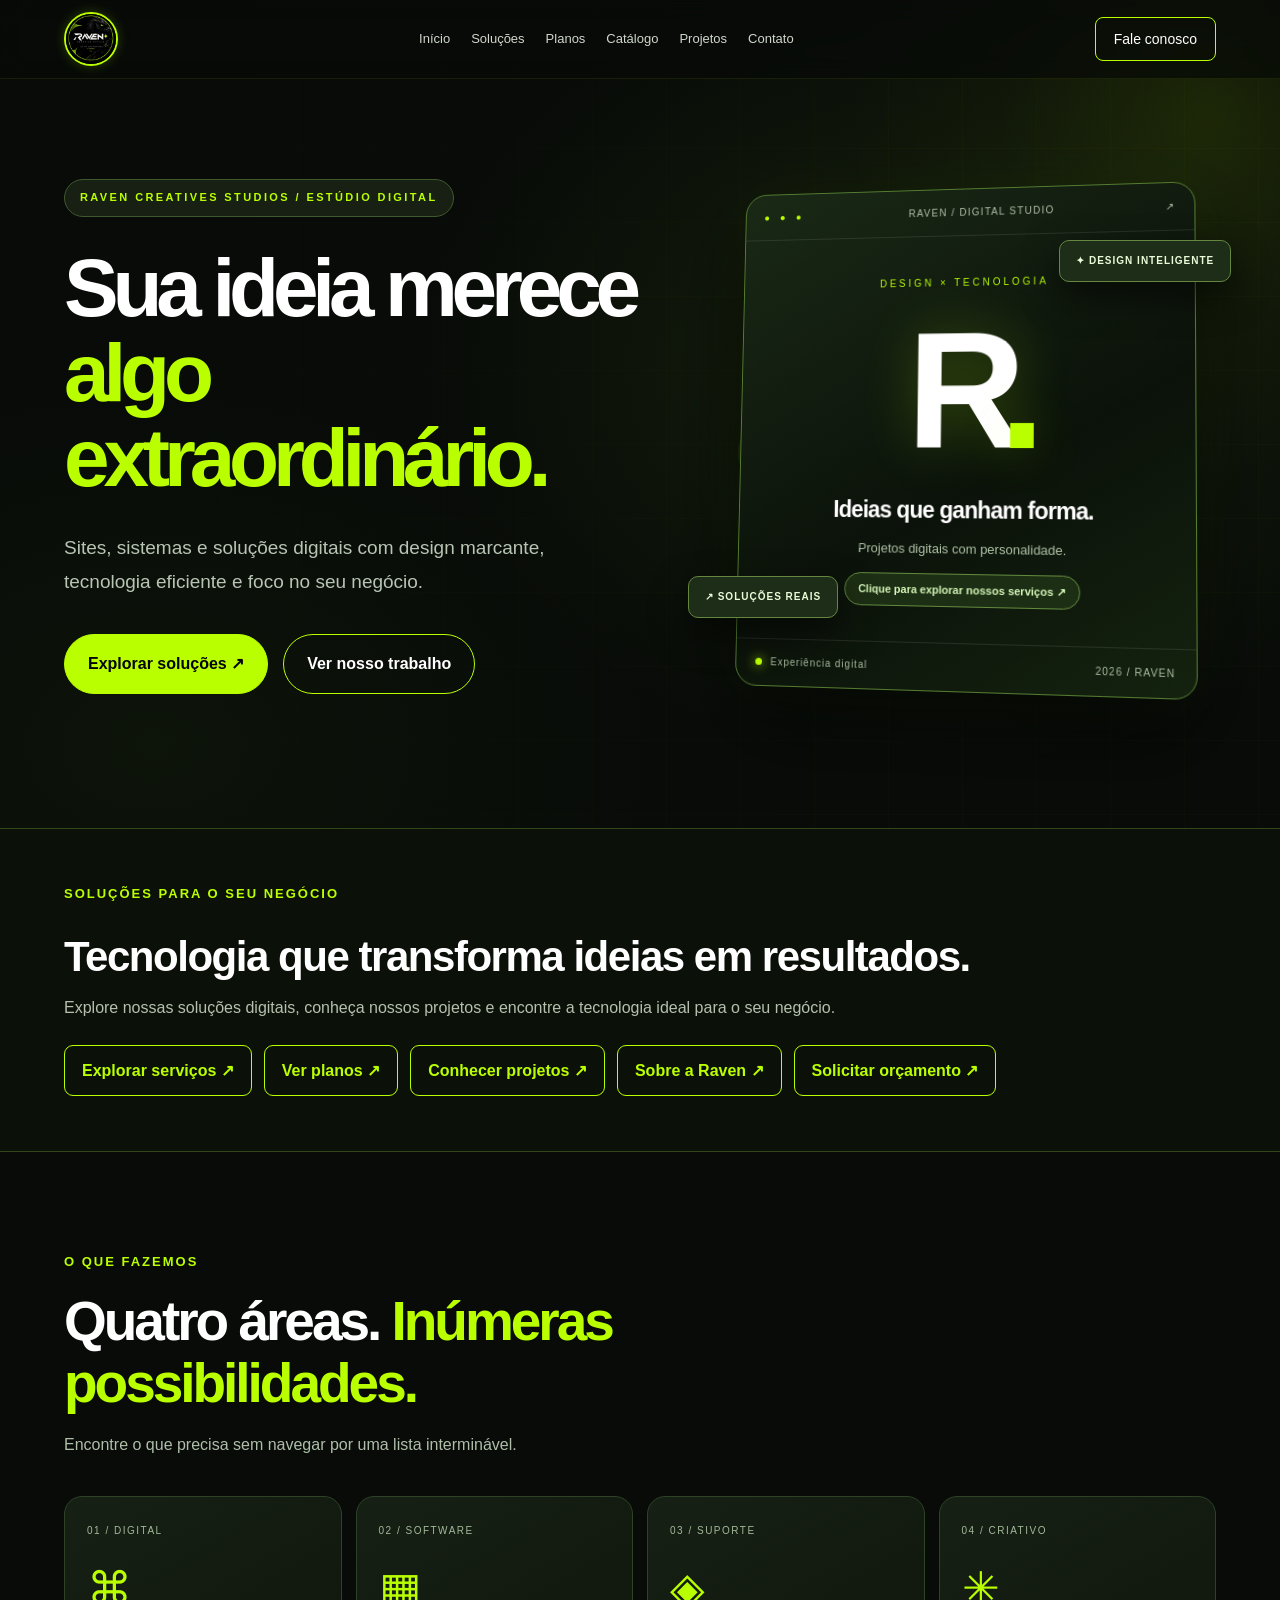
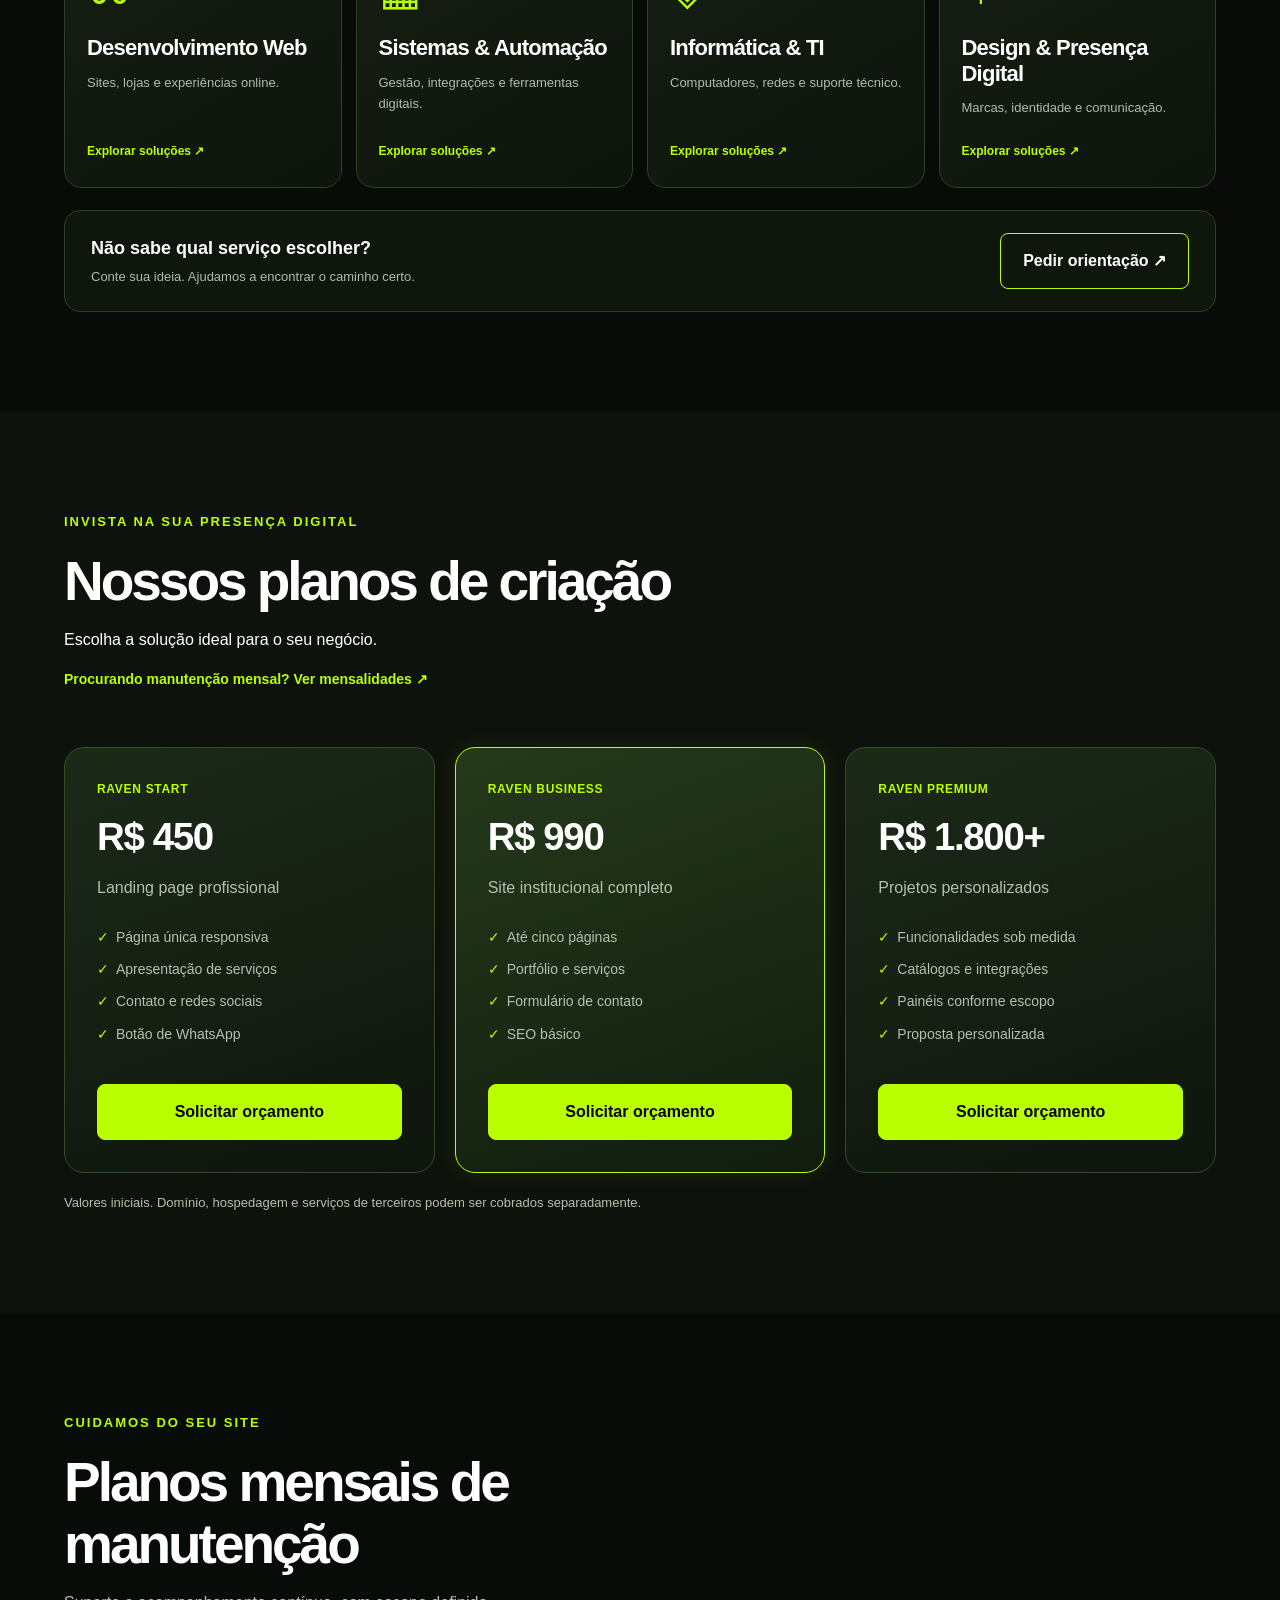
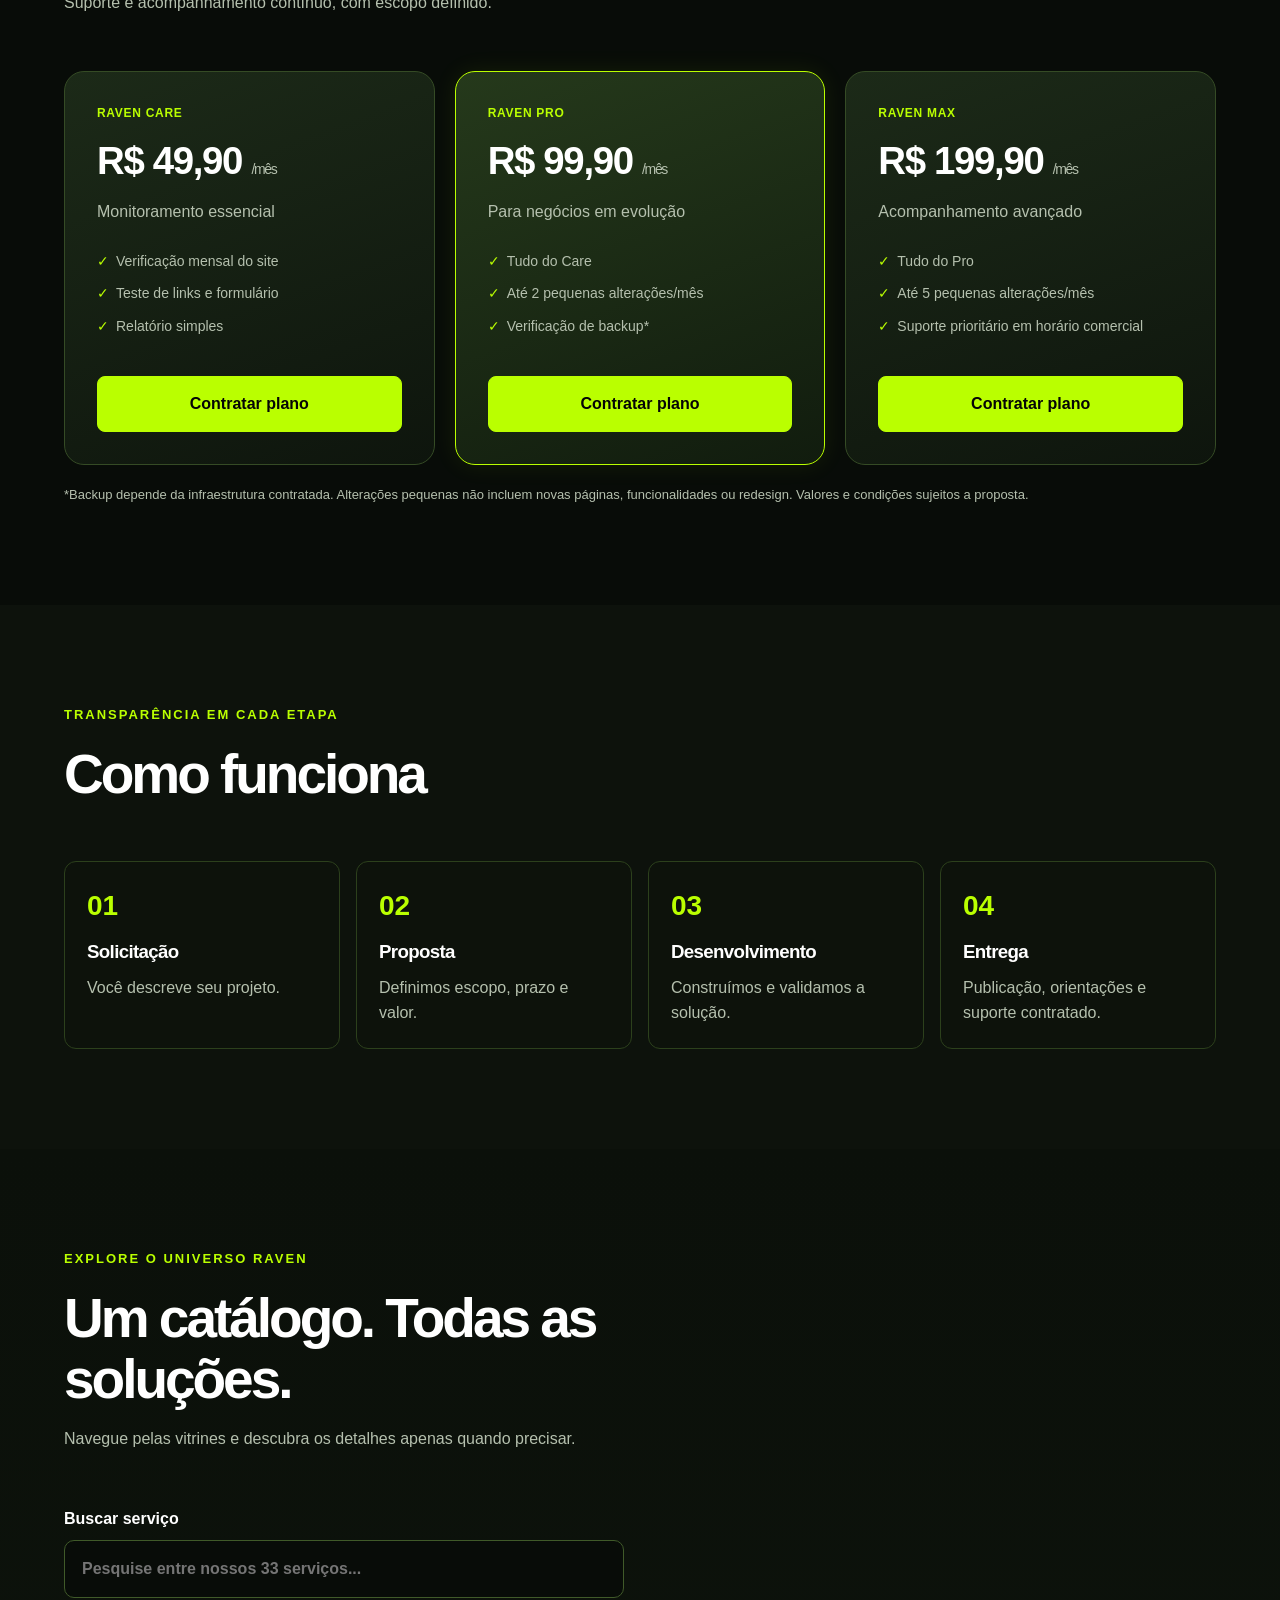
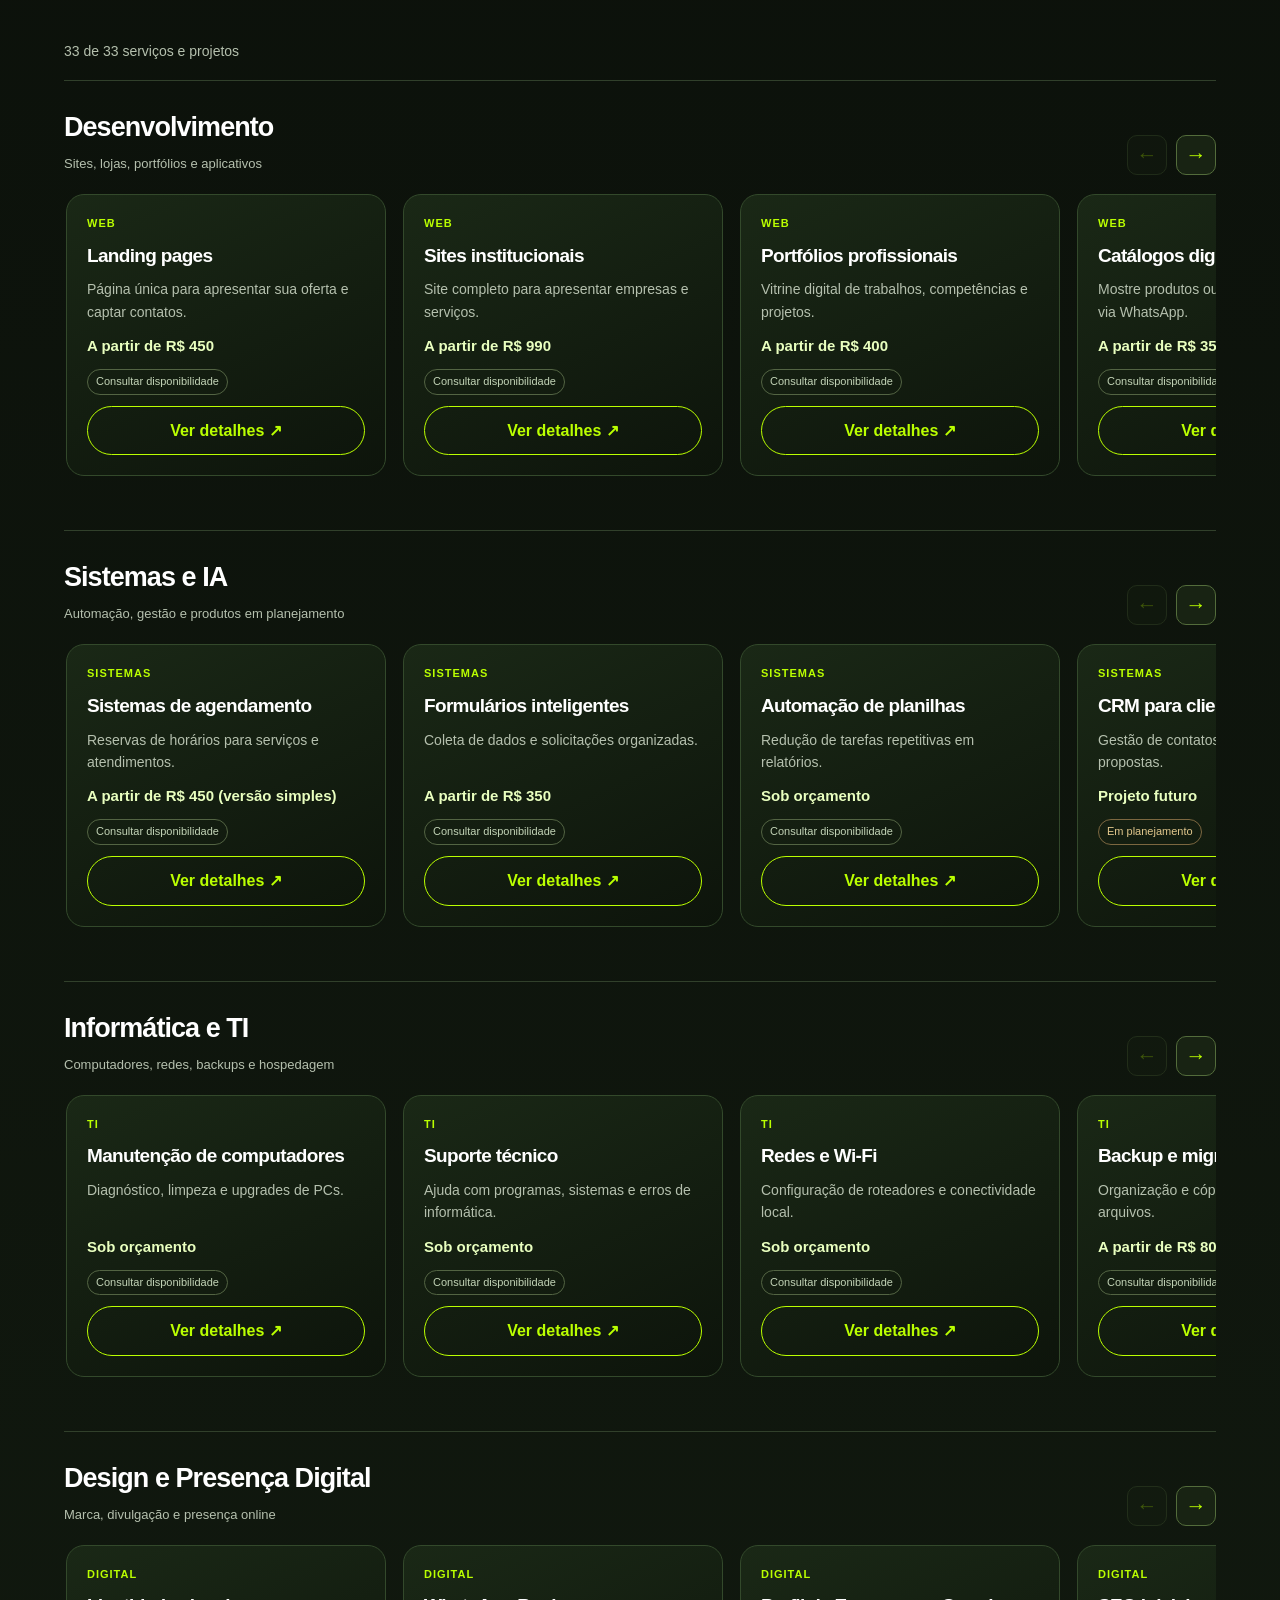
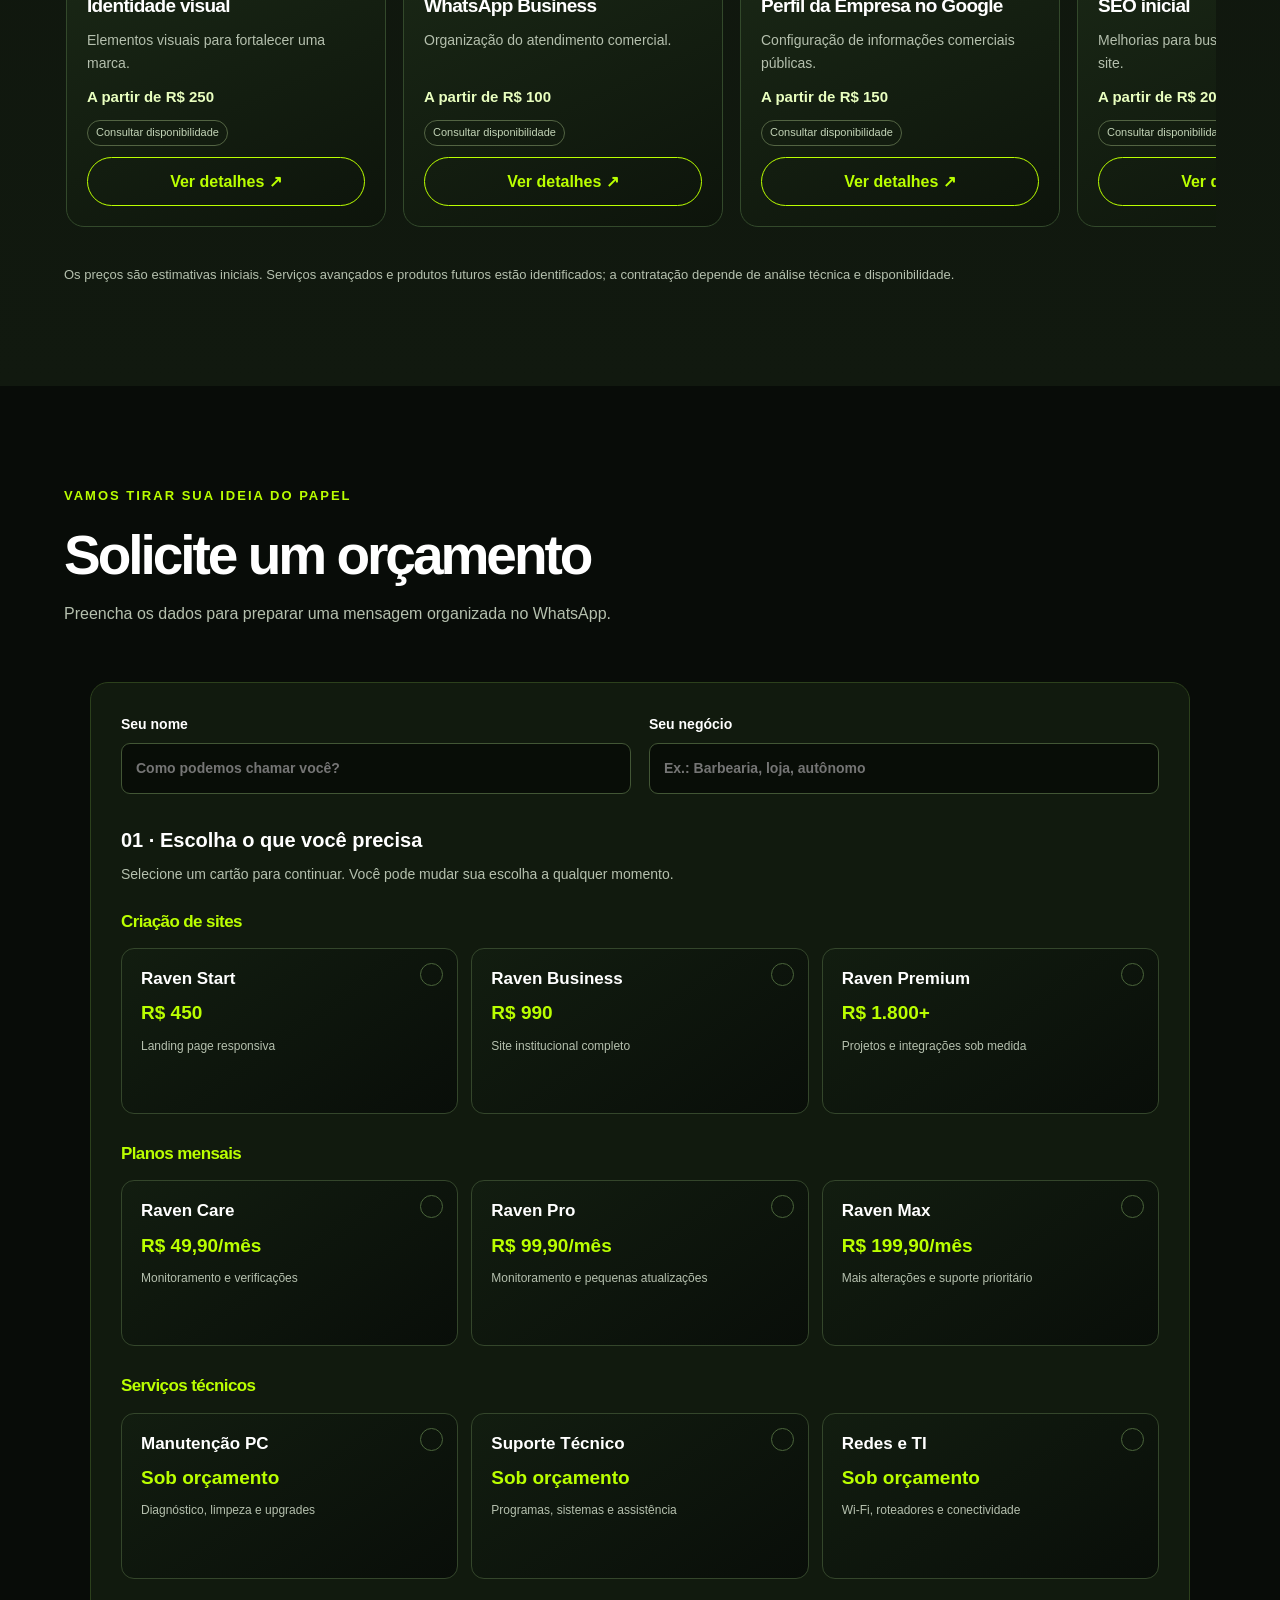
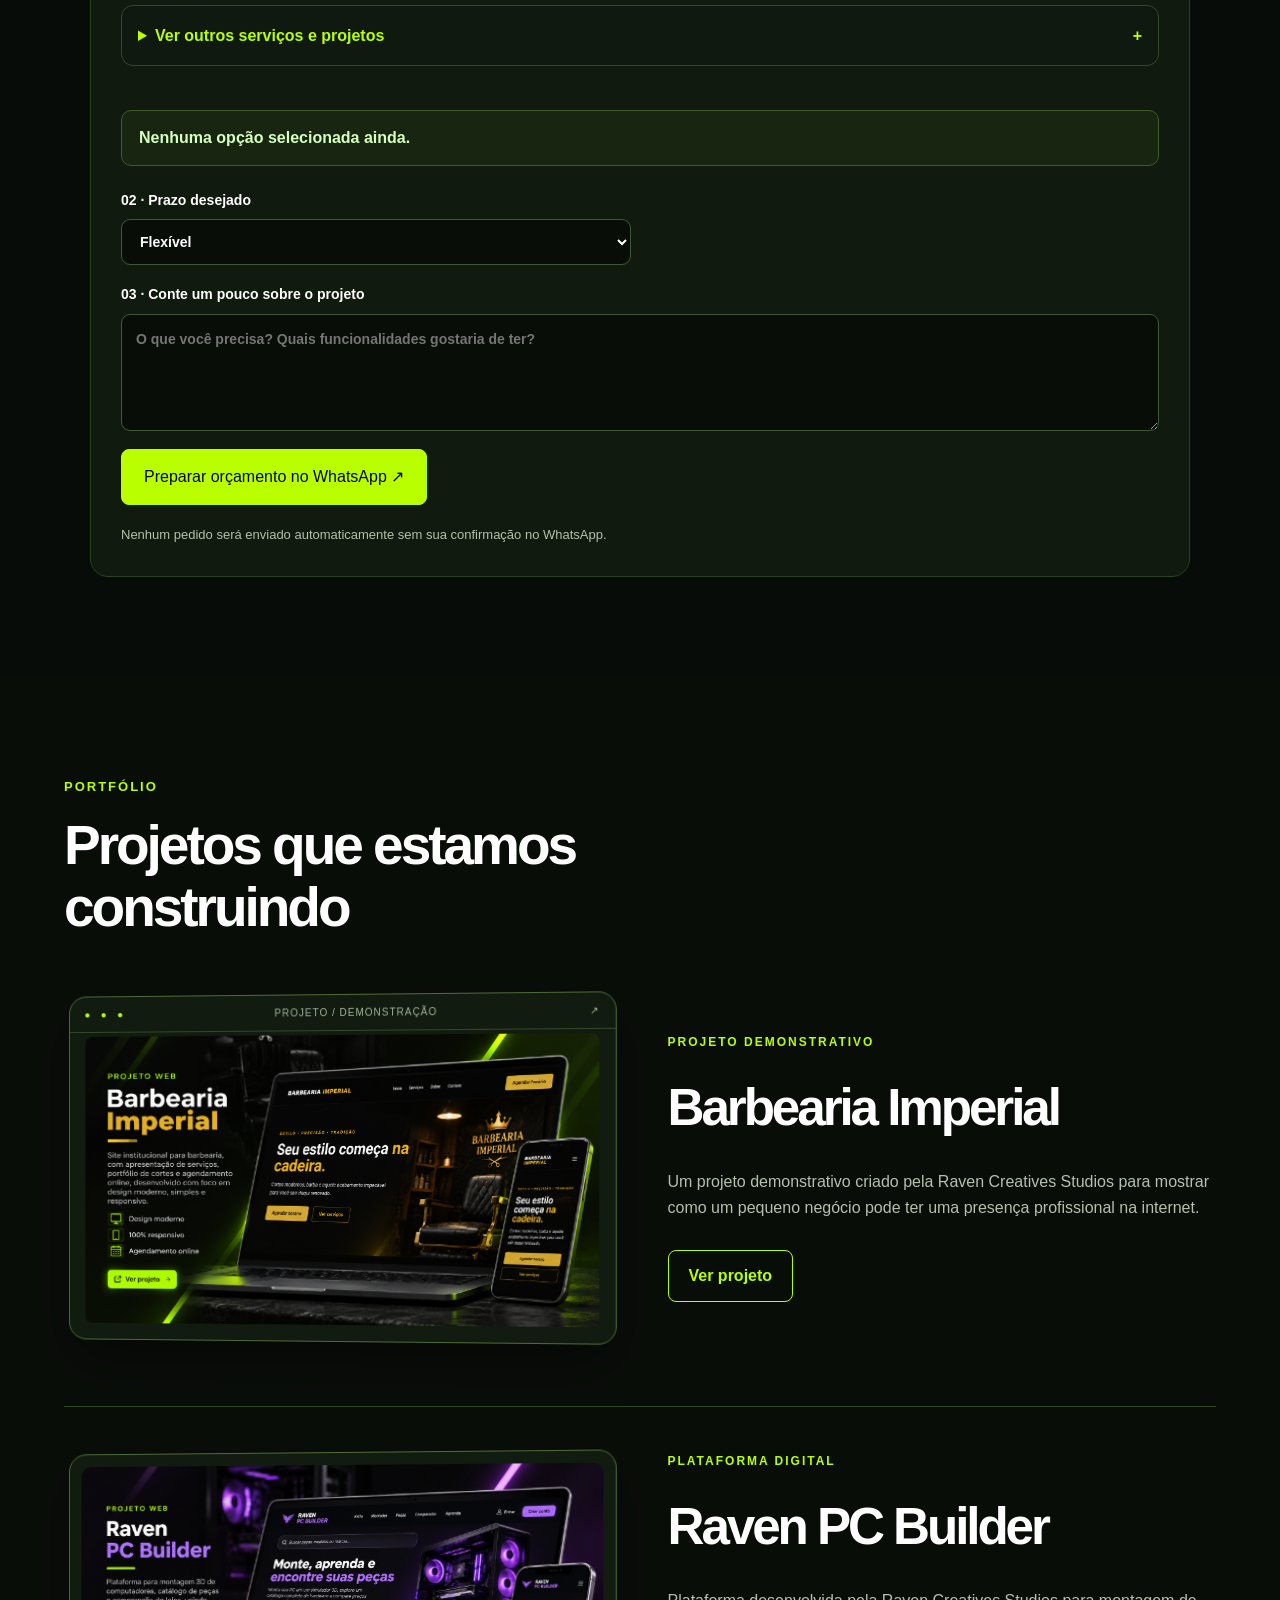
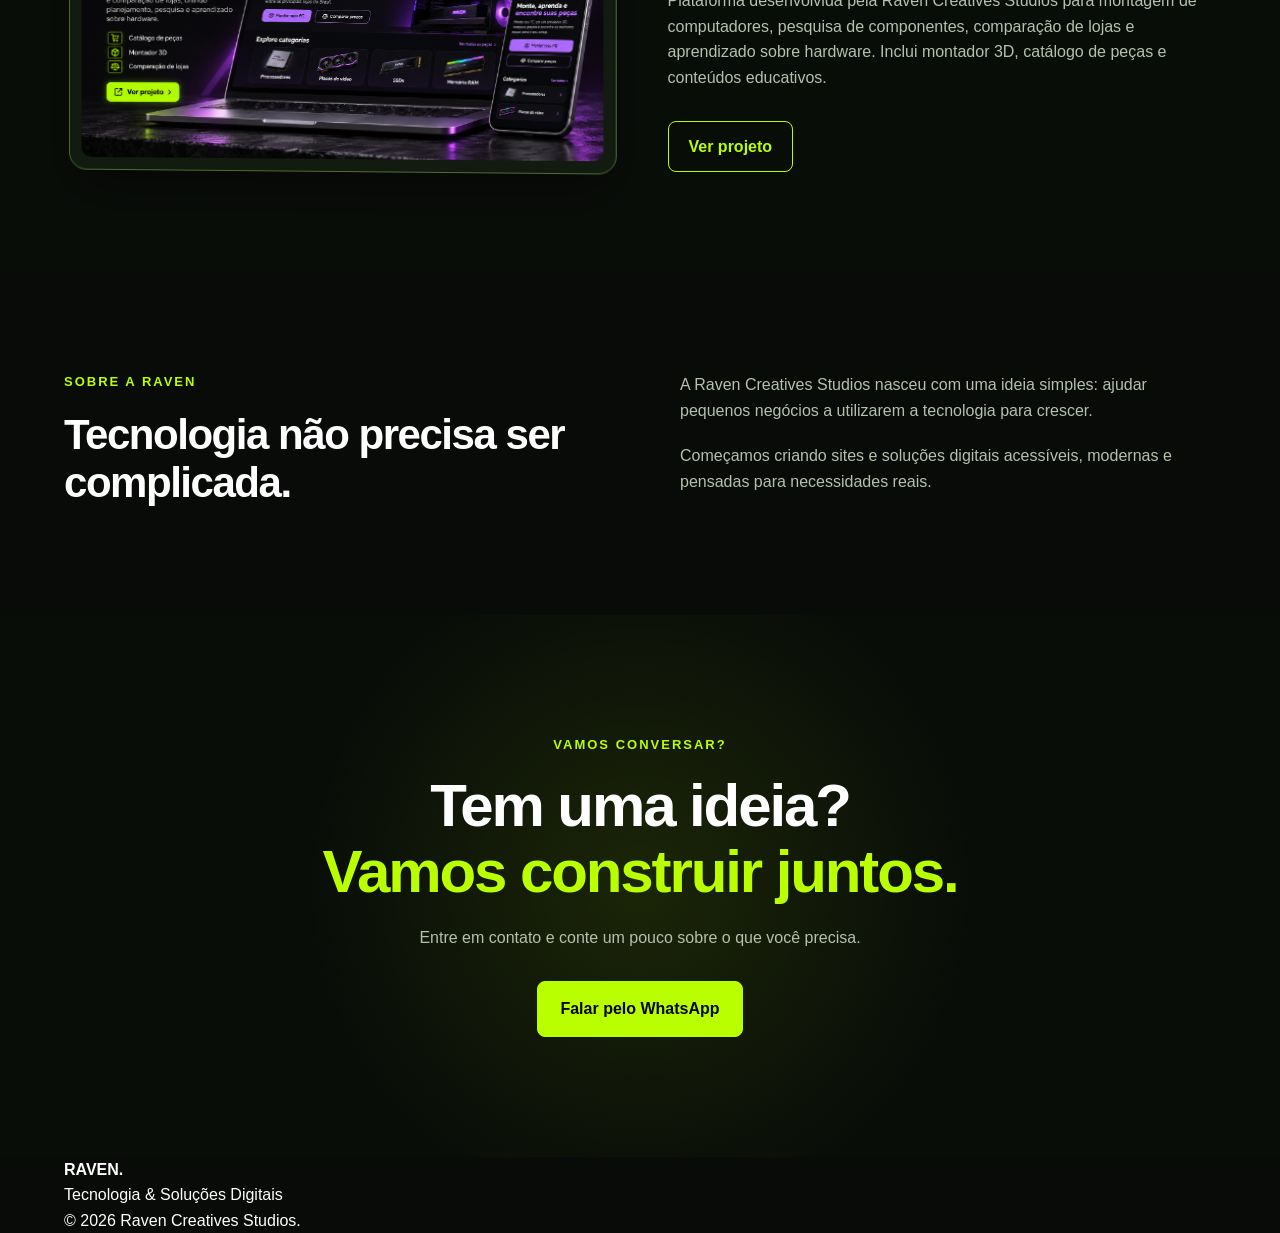
<file: index.html>
<!DOCTYPE html>

<html lang="pt-BR">
<head>
<meta charset="utf-8"/>
<meta content="width=device-width, initial-scale=1.0" name="viewport"/>
<title>Raven Creatives Studios</title>
<meta content="Raven Creatives Studios - Sites e soluções digitais para pequenos negócios." name="description"/>
<link href="style.css" rel="stylesheet"/>
<meta content="#080b08" name="theme-color"/></head>
<body class="r41-body">
<header class="header">
<div class="container nav">
<a class="logo" href="index.html">
<img alt="Logo Raven Creative Studio" class="logo-img" src="ogo-raven.jpeg"/>
</a>
<button aria-controls="menuMobile" aria-expanded="false" aria-label="Abrir menu" class="menu-toggle" id="menuToggle">
    ☰
</button>
<nav id="menuMobile">
<a href="index.html">Início</a><a href="servicos.html">Soluções</a>
<a href="planos.html">Planos</a>
<a href="servicos.html">Catálogo</a>
<a href="projetos.html">Projetos</a>
<a href="contato.html">Contato</a>
</nav>
<a class="nav-button" href="contato.html">
                Fale conosco
            </a>
</div>
</header>
<main>
<section class="hero raven-final-hero r41-hero" id="inicio">
<div class="container hero-content">
<div class="hero-text">
<p class="tag">RAVEN CREATIVES STUDIOS  /  ESTÚDIO DIGITAL</p>
<h1>Sua ideia merece <span>algo extraordinário.</span></h1>
<p class="hero-description">Sites, sistemas e soluções digitais com design marcante, tecnologia eficiente e foco no seu negócio.</p>
<div class="hero-buttons"><a class="button primary" href="servicos.html">Explorar soluções <span aria-hidden="true">↗</span></a><a class="button secondary" href="projetos.html">Ver nosso trabalho</a></div>
</div>
<div aria-label="Prévia visual da experiência Raven" class="r41-showcase">
<div class="r41-orbit r41-orbit-one"></div><div class="r41-orbit r41-orbit-two"></div>
<div class="r41-visual-card"><div class="r41-browser-top"><span class="r41-dots">● ● ●</span><span>RAVEN / DIGITAL STUDIO</span><span>↗</span></div>
<div class="r41-visual-main" id="ravenShowcaseMain"><span class="r41-visual-kicker">DESIGN × TECNOLOGIA</span><button aria-controls="r20Experience" aria-expanded="false" aria-label="Explorar as quatro soluções Raven" class="r41-mark r20-open" id="r20Open" type="button">R<span>.</span></button><strong>Ideias que ganham forma.</strong><p>Projetos digitais com personalidade.</p><button class="r20-invite" id="r20Explore" type="button">Clique para explorar nossos serviços <span aria-hidden="true">↗</span></button></div>
<div aria-label="Painel interativo de soluções Raven" class="r20-experience" hidden="" id="r20Experience">
<div class="r20-experience-head"><span>EXPLORE A RAVEN</span><button aria-label="Voltar à apresentação" id="r20Close" type="button">✕</button></div>
<div class="r20-choice" id="r20Choice"><p>Escolha uma solução para conhecer melhor.</p><div class="r20-tiles">
<button data-r20-service="web" type="button"><span>⌘</span><strong>Criação de Sites</strong><small>Web &amp; Design</small></button>
<button data-r20-service="pc" type="button"><span>▣</span><strong>Manutenção PC</strong><small>Hardware</small></button>
<button data-r20-service="suporte" type="button"><span>◈</span><strong>Suporte Técnico</strong><small>Informática</small></button>
<button data-r20-service="redes" type="button"><span>◎</span><strong>Redes e TI</strong><small>Conectividade</small></button>
</div></div>
<div class="r20-detail" hidden="" id="r20Detail"><button class="r20-back" id="r20Back" type="button">← Ver as quatro soluções</button><span class="r20-detail-label" id="r20DetailLabel"></span><h3 id="r20DetailTitle"></h3><p id="r20DetailDesc"></p><ul id="r20DetailList"></ul><div class="r20-detail-actions"><a class="button primary" href="contato.html" id="r20Quote">Solicitar orçamento ↗</a><a class="r20-catalog-link" href="servicos.html" id="r20Catalog">Ver no catálogo ↗</a></div></div>
</div>
<div class="r41-visual-bottom"><span><i></i> Experiência digital</span><span>2026 / RAVEN</span></div></div>
<div class="r41-float-label r41-float-a">✦ DESIGN INTELIGENTE</div><div class="r41-float-label r41-float-b">↗ SOLUÇÕES REAIS</div>
</div></div>
</section><section aria-label="Conheça nossas soluções" class="r3-launch"><div class="container"><p class="tag">SOLUÇÕES PARA O SEU NEGÓCIO</p><h2>Tecnologia que transforma ideias em resultados.</h2><p>Explore nossas soluções digitais, conheça nossos projetos e encontre a tecnologia ideal para o seu negócio.</p><div class="r3-launch-links"><a href="servicos.html">Explorar serviços ↗</a><a href="planos.html">Ver planos ↗</a><a href="projetos.html">Conhecer projetos ↗</a><a href="sobre.html">Sobre a Raven ↗</a><a href="contato.html">Solicitar orçamento ↗</a></div></div></section>
<!-- Janela interativa dos serviços do painel -->
<section class="section" id="servicos"><div class="container"><div class="r41-section-intro"><p class="tag">O QUE FAZEMOS</p><h2>Quatro áreas. <span>Inúmeras possibilidades.</span></h2><p>Encontre o que precisa sem navegar por uma lista interminável.</p></div><div class="r41-departments">
<a class="r41-dept" data-r41-search="site" href="servicos.html?busca=site"><span class="r41-dept-no">01 / DIGITAL</span><span class="r41-dept-icon">⌘</span><h3>Desenvolvimento Web</h3><p>Sites, lojas e experiências online.</p><span class="r41-dept-link">Explorar soluções ↗</span></a>
<a class="r41-dept" data-r41-search="sistema" href="servicos.html?busca=sistema"><span class="r41-dept-no">02 / SOFTWARE</span><span class="r41-dept-icon">▦</span><h3>Sistemas &amp; Automação</h3><p>Gestão, integrações e ferramentas digitais.</p><span class="r41-dept-link">Explorar soluções ↗</span></a>
<a class="r41-dept" data-r41-search="computador" href="servicos.html?busca=computador"><span class="r41-dept-no">03 / SUPORTE</span><span class="r41-dept-icon">◈</span><h3>Informática &amp; TI</h3><p>Computadores, redes e suporte técnico.</p><span class="r41-dept-link">Explorar soluções ↗</span></a>
<a class="r41-dept" data-r41-search="visual" href="servicos.html?busca=visual"><span class="r41-dept-no">04 / CRIATIVO</span><span class="r41-dept-icon">✳</span><h3>Design &amp; Presença Digital</h3><p>Marcas, identidade e comunicação.</p><span class="r41-dept-link">Explorar soluções ↗</span></a>
</div><div class="r41-quick-help"><div><strong>Não sabe qual serviço escolher?</strong><p>Conte sua ideia. Ajudamos a encontrar o caminho certo.</p></div><a class="button secondary" href="contato.html">Pedir orientação ↗</a></div></div></section>
<section class="section raven-offers" id="planos">
<div class="container">
<div class="section-title"><p class="tag">INVISTA NA SUA PRESENÇA DIGITAL</p><h2>Nossos planos de criação</h2><p>Escolha a solução ideal para o seu negócio.</p><a class="r41-text-link" href="planos.html#mensalidades">Procurando manutenção mensal? Ver mensalidades ↗</a></div>
<div class="raven-pricing-grid">
<article class="raven-price-card"><span class="raven-pill">RAVEN START</span><h3>R$ 450</h3><p>Landing page profissional</p><ul><li>Página única responsiva</li><li>Apresentação de serviços</li><li>Contato e redes sociais</li><li>Botão de WhatsApp</li></ul><a class="button primary" data-plan="Raven Start — R$ 450" href="contato.html?servico=Raven%20Start%20%E2%80%94%20R%24%20450">Solicitar orçamento</a></article>
<article class="raven-price-card raven-featured"><span class="raven-pill">RAVEN BUSINESS</span><h3>R$ 990</h3><p>Site institucional completo</p><ul><li>Até cinco páginas</li><li>Portfólio e serviços</li><li>Formulário de contato</li><li>SEO básico</li></ul><a class="button primary" data-plan="Raven Business — R$ 990" href="contato.html?servico=Raven%20Business%20%E2%80%94%20R%24%20990">Solicitar orçamento</a></article>
<article class="raven-price-card"><span class="raven-pill">RAVEN PREMIUM</span><h3>R$ 1.800+</h3><p>Projetos personalizados</p><ul><li>Funcionalidades sob medida</li><li>Catálogos e integrações</li><li>Painéis conforme escopo</li><li>Proposta personalizada</li></ul><a class="button primary" data-plan="Raven Premium — R$ 1.800+" href="contato.html?servico=Raven%20Premium%20%E2%80%94%20R%24%201.800%2B">Solicitar orçamento</a></article>
</div><p class="raven-fineprint">Valores iniciais. Domínio, hospedagem e serviços de terceiros podem ser cobrados separadamente.</p>
</div>
</section>
<section class="section raven-subscriptions" id="mensalidades">
<div class="container">
<div class="section-title"><p class="tag">CUIDAMOS DO SEU SITE</p><h2>Planos mensais de manutenção</h2><p>Suporte e acompanhamento contínuo, com escopo definido.</p></div>
<div class="raven-pricing-grid">
<article class="raven-price-card"><span class="raven-pill">RAVEN CARE</span><h3>R$ 49,90 <small>/mês</small></h3><p>Monitoramento essencial</p><ul><li>Verificação mensal do site</li><li>Teste de links e formulário</li><li>Relatório simples</li></ul><a class="button primary" data-plan="Raven Care — R$ 49,90/mês" href="contato.html?servico=Raven%20Care%20%E2%80%94%20R%24%2049%2C90/m%C3%AAs">Contratar plano</a></article>
<article class="raven-price-card raven-featured"><span class="raven-pill">RAVEN PRO</span><h3>R$ 99,90 <small>/mês</small></h3><p>Para negócios em evolução</p><ul><li>Tudo do Care</li><li>Até 2 pequenas alterações/mês</li><li>Verificação de backup*</li></ul><a class="button primary" data-plan="Raven Pro — R$ 99,90/mês" href="contato.html?servico=Raven%20Pro%20%E2%80%94%20R%24%2099%2C90/m%C3%AAs">Contratar plano</a></article>
<article class="raven-price-card"><span class="raven-pill">RAVEN MAX</span><h3>R$ 199,90 <small>/mês</small></h3><p>Acompanhamento avançado</p><ul><li>Tudo do Pro</li><li>Até 5 pequenas alterações/mês</li><li>Suporte prioritário em horário comercial</li></ul><a class="button primary" data-plan="Raven Max — R$ 199,90/mês" href="contato.html?servico=Raven%20Max%20%E2%80%94%20R%24%20199%2C90/m%C3%AAs">Contratar plano</a></article>
</div><p class="raven-fineprint">*Backup depende da infraestrutura contratada. Alterações pequenas não incluem novas páginas, funcionalidades ou redesign. Valores e condições sujeitos a proposta.</p>
</div>
</section>
<section class="section raven-process" id="processo">
<div class="container"><div class="section-title"><p class="tag">TRANSPARÊNCIA EM CADA ETAPA</p><h2>Como funciona</h2></div>
<div class="raven-steps"><div><strong>01</strong><h3>Solicitação</h3><p>Você descreve seu projeto.</p></div><div><strong>02</strong><h3>Proposta</h3><p>Definimos escopo, prazo e valor.</p></div><div><strong>03</strong><h3>Desenvolvimento</h3><p>Construímos e validamos a solução.</p></div><div><strong>04</strong><h3>Entrega</h3><p>Publicação, orientações e suporte contratado.</p></div></div>
</div>
</section>
<section aria-labelledby="catalogTitle" class="section raven-catalog-section" id="catalogo">
<div class="container">
<div class="section-title"><p class="tag">EXPLORE O UNIVERSO RAVEN</p><h2 id="catalogTitle">Um catálogo. Todas as soluções.</h2><p>Navegue pelas vitrines e descubra os detalhes apenas quando precisar.</p></div>
<div class="raven-catalog-toolbar">
<label class="raven-search-label" for="ravenCatalogSearch">Buscar serviço
        <input autocomplete="off" id="ravenCatalogSearch" placeholder="Pesquise entre nossos 33 serviços..." type="search"/>
</label>
<div aria-label="Filtrar categoria" class="raven-catalog-filters" id="ravenCatalogFilters" role="group"></div>
</div>
<p aria-live="polite" class="raven-catalog-count" id="ravenCatalogCount" role="status"></p>
<div class="raven-catalog-grid" id="ravenCatalogGrid"></div>
<p class="raven-catalog-note">Os preços são estimativas iniciais. Serviços avançados e produtos futuros estão identificados; a contratação depende de análise técnica e disponibilidade.</p>
</div>
</section>
<div class="raven-catalog-modal" hidden="" id="ravenCatalogModal">
<div class="raven-catalog-shade" data-catalog-close=""></div>
<section aria-labelledby="ravenCatalogModalTitle" aria-modal="true" class="raven-catalog-dialog" role="dialog" tabindex="-1">
<button aria-label="Fechar detalhes" class="raven-catalog-close" data-catalog-close="" type="button">✕</button>
<p class="tag" id="ravenCatalogModalCategory"></p>
<h2 id="ravenCatalogModalTitle"></h2>
<p id="ravenCatalogModalDesc"></p>
<h3>O que está incluído ou pode ser desenvolvido</h3>
<ul id="ravenCatalogModalFeatures"></ul>
<p class="raven-catalog-price" id="ravenCatalogModalPrice"></p>
<p class="raven-catalog-caution" id="ravenCatalogModalCaution"></p>
<a class="button primary" href="contato.html" id="ravenCatalogModalQuote">Solicitar avaliação ↗</a>
</section>
</div>
<section class="section raven-quote-section" id="orcamento">
<div class="container"><div class="section-title"><p class="tag">VAMOS TIRAR SUA IDEIA DO PAPEL</p><h2>Solicite um orçamento</h2><p>Preencha os dados para preparar uma mensagem organizada no WhatsApp.</p></div>
<form class="raven-quote-form" id="ravenQuoteForm">
<div class="raven-form-grid"><label>Seu nome <input autocomplete="name" id="ravenName" maxlength="100" name="nome" placeholder="Como podemos chamar você?" required=""/></label><label>Seu negócio <input id="ravenBusiness" maxlength="120" name="negocio" placeholder="Ex.: Barbearia, loja, autônomo"/></label></div>
<fieldset class="raven-choice-fieldset"><legend>01 · Escolha o que você precisa</legend><p class="raven-choice-intro">Selecione um cartão para continuar. Você pode mudar sua escolha a qualquer momento.</p>
<div class="raven-choice-category"><h3>Criação de sites</h3><div class="raven-choice-grid">
<label class="raven-choice-card"><input name="servico" required="" type="radio" value="Raven Start — R$ 450"/><span class="raven-choice-content"><span aria-hidden="true" class="raven-choice-check">✓</span><strong>Raven Start</strong><b>R$ 450</b><small>Landing page responsiva</small></span></label>
<label class="raven-choice-card"><input name="servico" required="" type="radio" value="Raven Business — R$ 990"/><span class="raven-choice-content"><span aria-hidden="true" class="raven-choice-check">✓</span><strong>Raven Business</strong><b>R$ 990</b><small>Site institucional completo</small></span></label>
<label class="raven-choice-card"><input name="servico" required="" type="radio" value="Raven Premium — R$ 1.800+"/><span class="raven-choice-content"><span aria-hidden="true" class="raven-choice-check">✓</span><strong>Raven Premium</strong><b>R$ 1.800+</b><small>Projetos e integrações sob medida</small></span></label>
</div></div>
<div class="raven-choice-category"><h3>Planos mensais</h3><div class="raven-choice-grid">
<label class="raven-choice-card"><input name="servico" required="" type="radio" value="Raven Care — R$ 49,90/mês"/><span class="raven-choice-content"><span aria-hidden="true" class="raven-choice-check">✓</span><strong>Raven Care</strong><b>R$ 49,90/mês</b><small>Monitoramento e verificações</small></span></label>
<label class="raven-choice-card"><input name="servico" required="" type="radio" value="Raven Pro — R$ 99,90/mês"/><span class="raven-choice-content"><span aria-hidden="true" class="raven-choice-check">✓</span><strong>Raven Pro</strong><b>R$ 99,90/mês</b><small>Monitoramento e pequenas atualizações</small></span></label>
<label class="raven-choice-card"><input name="servico" required="" type="radio" value="Raven Max — R$ 199,90/mês"/><span class="raven-choice-content"><span aria-hidden="true" class="raven-choice-check">✓</span><strong>Raven Max</strong><b>R$ 199,90/mês</b><small>Mais alterações e suporte prioritário</small></span></label>
</div></div>
<div class="raven-choice-category"><h3>Serviços técnicos</h3><div class="raven-choice-grid">
<label class="raven-choice-card"><input name="servico" required="" type="radio" value="Manutenção PC"/><span class="raven-choice-content"><span aria-hidden="true" class="raven-choice-check">✓</span><strong>Manutenção PC</strong><b>Sob orçamento</b><small>Diagnóstico, limpeza e upgrades</small></span></label>
<label class="raven-choice-card"><input name="servico" required="" type="radio" value="Suporte Técnico"/><span class="raven-choice-content"><span aria-hidden="true" class="raven-choice-check">✓</span><strong>Suporte Técnico</strong><b>Sob orçamento</b><small>Programas, sistemas e assistência</small></span></label>
<label class="raven-choice-card"><input name="servico" required="" type="radio" value="Redes e TI"/><span class="raven-choice-content"><span aria-hidden="true" class="raven-choice-check">✓</span><strong>Redes e TI</strong><b>Sob orçamento</b><small>Wi-Fi, roteadores e conectividade</small></span></label>
</div></div>
<details class="raven-quote-more"><summary>Ver outros serviços e projetos <span>+</span></summary><div class="raven-choice-grid" id="ravenExtraChoices"></div></details>
</fieldset>
<div aria-live="polite" class="raven-selected-summary" id="ravenSelectedSummary" role="status">Nenhuma opção selecionada ainda.</div>
<div class="raven-form-grid"><label>02 · Prazo desejado <select id="ravenDeadline" name="prazo"><option>Flexível</option><option>Até 30 dias</option><option>Urgente — consultar disponibilidade</option></select></label></div>
<label>03 · Conte um pouco sobre o projeto <textarea id="ravenDetails" maxlength="1500" name="detalhes" placeholder="O que você precisa? Quais funcionalidades gostaria de ter?" rows="4"></textarea></label>
<button class="button primary raven-submit" type="submit">Preparar orçamento no WhatsApp ↗</button>
<p aria-live="polite" class="raven-fineprint" id="ravenQuoteStatus" role="status">Nenhum pedido será enviado automaticamente sem sua confirmação no WhatsApp.</p> </form></div>
</section>
<section class="section projects-section" id="projetos">
<div class="container">
<div class="section-title">
<p class="tag">
                        PORTFÓLIO
                    </p>
<h2>
                        Projetos que estamos construindo
                    </h2>
</div>
<div class="project">
<div class="project-image"><div class="r41-project-chrome"><span>● ● ●</span><span>PROJETO / DEMONSTRAÇÃO</span><span>↗</span></div>
<img alt="Apresentação do projeto Barbearia Imperial" class="project-preview" loading="lazy" src="barbearia-imperial.png"/>
</div>
<div class="project-info">
<p class="project-category">
                            PROJETO DEMONSTRATIVO
                        </p>
<h3>
                            Barbearia Imperial
                        </h3>
<p>
                            Um projeto demonstrativo criado pela
                            Raven Creatives Studios
                          para mostrar como
                            um pequeno negócio pode ter uma presença
                            profissional na internet.
                        </p>
<a class="btn btn-outline" href="https://ecadu285-afk.github.io/Barbearia-Imperial/" rel="noopener noreferrer" target="_blank">
  Ver projeto
</a>
</div>
</div>
</div>
</section>
<section class="section" id="sobre">
<div class="container about">
<div>
<p class="tag">
                        SOBRE A RAVEN
                    </p>
<h2>
                        Tecnologia não precisa ser complicada.
                    </h2>
</div>
<div>
<p>
                        A Raven Creatives Studios nasceu com uma ideia simples:
                        ajudar pequenos negócios a utilizarem a tecnologia
                        para crescer.
                    </p>
<p>
                        Começamos criando sites e soluções digitais
                        acessíveis, modernas e pensadas para necessidades
                        reais.
                    </p>
</div>
</div>
</section>
<section class="contact" id="contato">
<div class="container contact-content">
<p class="tag">
                    VAMOS CONVERSAR?
                </p>
<h2>
                    Tem uma ideia?
                    <span>Vamos construir juntos.</span>
</h2>
<p>
                    Entre em contato e conte um pouco
                    sobre o que você precisa.
                </p>
<a class="button primary" href="#" id="whatsappButton">
                    Falar pelo WhatsApp
                </a>
</div>
</section>
</main>
<footer>
<div class="container footer-content">
<div>
<strong>
                 RAVEN<span>.</span>
</strong>
<p>
                    Tecnologia &amp; Soluções Digitais
                </p>
</div>
<p>
                © 2026 Raven Creatives Studios.
            </p>
</div>
</footer>
<script>
const menuToggle = document.getElementById("menuToggle");
const menuMobile = document.getElementById("menuMobile");

menuToggle.addEventListener("click", () => {
    const aberto = menuMobile.classList.toggle("active");

    menuToggle.textContent = aberto ? "✕" : "☰";
    menuToggle.setAttribute("aria-expanded", String(aberto));
    menuToggle.setAttribute(
        "aria-label",
        aberto ? "Fechar menu" : "Abrir menu"
    );
});

menuMobile.querySelectorAll("a").forEach(link => {
    link.addEventListener("click", () => {
        menuMobile.classList.remove("active");
        menuToggle.textContent = "☰";
        menuToggle.setAttribute("aria-expanded", "false");
        menuToggle.setAttribute("aria-label", "Abrir menu");
    });
});
</script>
<script src="script.js"></script>
</body>
</html>


<script>
document.addEventListener("DOMContentLoaded", () => {
  const barbearia = document.querySelector(".projects-section .project");

  if (!barbearia || document.getElementById("portfolio-pc-builder")) return;

  barbearia.insertAdjacentHTML("afterend", `
    <div class="project" id="portfolio-pc-builder"
         style="margin-top:65px;padding-top:45px;border-top:1px solid #344626">

      <div class="project-image" style="padding:12px;overflow:hidden">
        <a href="https://ecadu285-afk.github.io/raven-pc-builder/inicio.html"
           target="_blank"
           rel="noopener noreferrer"
           style="display:block;width:100%">

          <img
            src="pc-builder-mockup.png"
            alt="Raven PC Builder no notebook e celular"
            class="project-preview"
            style="width:100%;height:auto;display:block;border-radius:10px"
            loading="lazy"
          >

        </a>
      </div>

      <div class="project-info">
        <p class="project-category">PLATAFORMA DIGITAL</p>

        <h3>Raven PC Builder</h3>

        <p>
          Plataforma desenvolvida pela Raven Creatives Studios
          para montagem de computadores, pesquisa de componentes,
          comparação de lojas e aprendizado sobre hardware.
          Inclui montador 3D, catálogo de peças e conteúdos educativos.
        </p>

        <a class="btn btn-outline"
           href="https://ecadu285-afk.github.io/raven-pc-builder/inicio.html"
           target="_blank"
           rel="noopener noreferrer">
          Ver projeto
        </a>
      </div>

    </div>
  `);
});
</script>
</file>
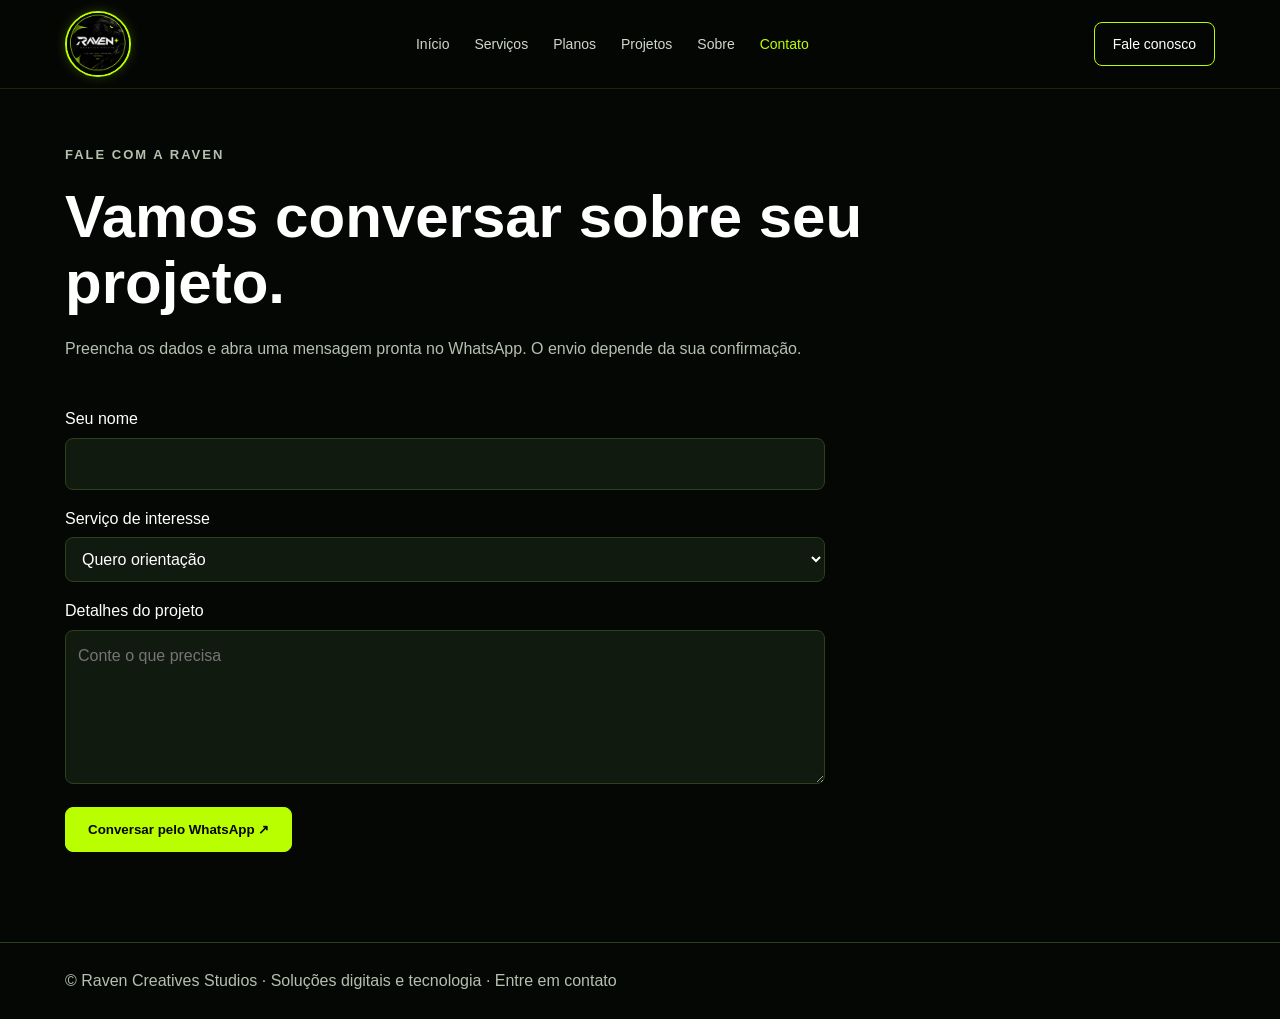
<file: contato.html>
<!doctype html><html lang="pt-BR"><head><meta charset="utf-8"><meta name="viewport" content="width=device-width,initial-scale=1"><meta name="description" content="Solicite orçamento Raven"><meta name="theme-color" content="#080b08"><title>Contato | Raven Creatives Studios</title><link rel="stylesheet" href="style.css"></head><body><header class="header"><div class="container nav"><a class="logo" href="index.html"><img class="logo-img" src="ogo-raven.jpeg" alt="Logo Raven Creatives Studios"></a><button id="menuToggle" class="menu-toggle" aria-controls="menuMobile" aria-expanded="false" aria-label="Abrir menu">☰</button><nav id="menuMobile"><a href="index.html">Início</a><a href="servicos.html">Serviços</a><a href="planos.html">Planos</a><a href="projetos.html">Projetos</a><a href="sobre.html">Sobre</a><a href="contato.html">Contato</a></nav><a class="nav-button" href="contato.html">Fale conosco</a></div></header><main class="r3-page"><div class="container"><div class="r3-intro"><p class="tag">FALE COM A RAVEN</p><h1>Vamos conversar sobre seu projeto.</h1><p>Preencha os dados e abra uma mensagem pronta no WhatsApp. O envio depende da sua confirmação.</p></div><form class="r3-form" id="r3Contact"><label>Seu nome<input name="nome" maxlength="100" required></label><label>Serviço de interesse<select id="r3Service" name="servico"><option value="">Quero orientação</option></select></label><label>Detalhes do projeto<textarea name="detalhes" rows="5" maxlength="1500" placeholder="Conte o que precisa"></textarea></label><button class="button primary" type="submit">Conversar pelo WhatsApp ↗</button></form></div></main><footer class="r3-footer"><div class="container">© Raven Creatives Studios · Soluções digitais e tecnologia · <a href="contato.html">Entre em contato</a></div></footer><script src="paginas.js" defer></script></body></html>
</file>
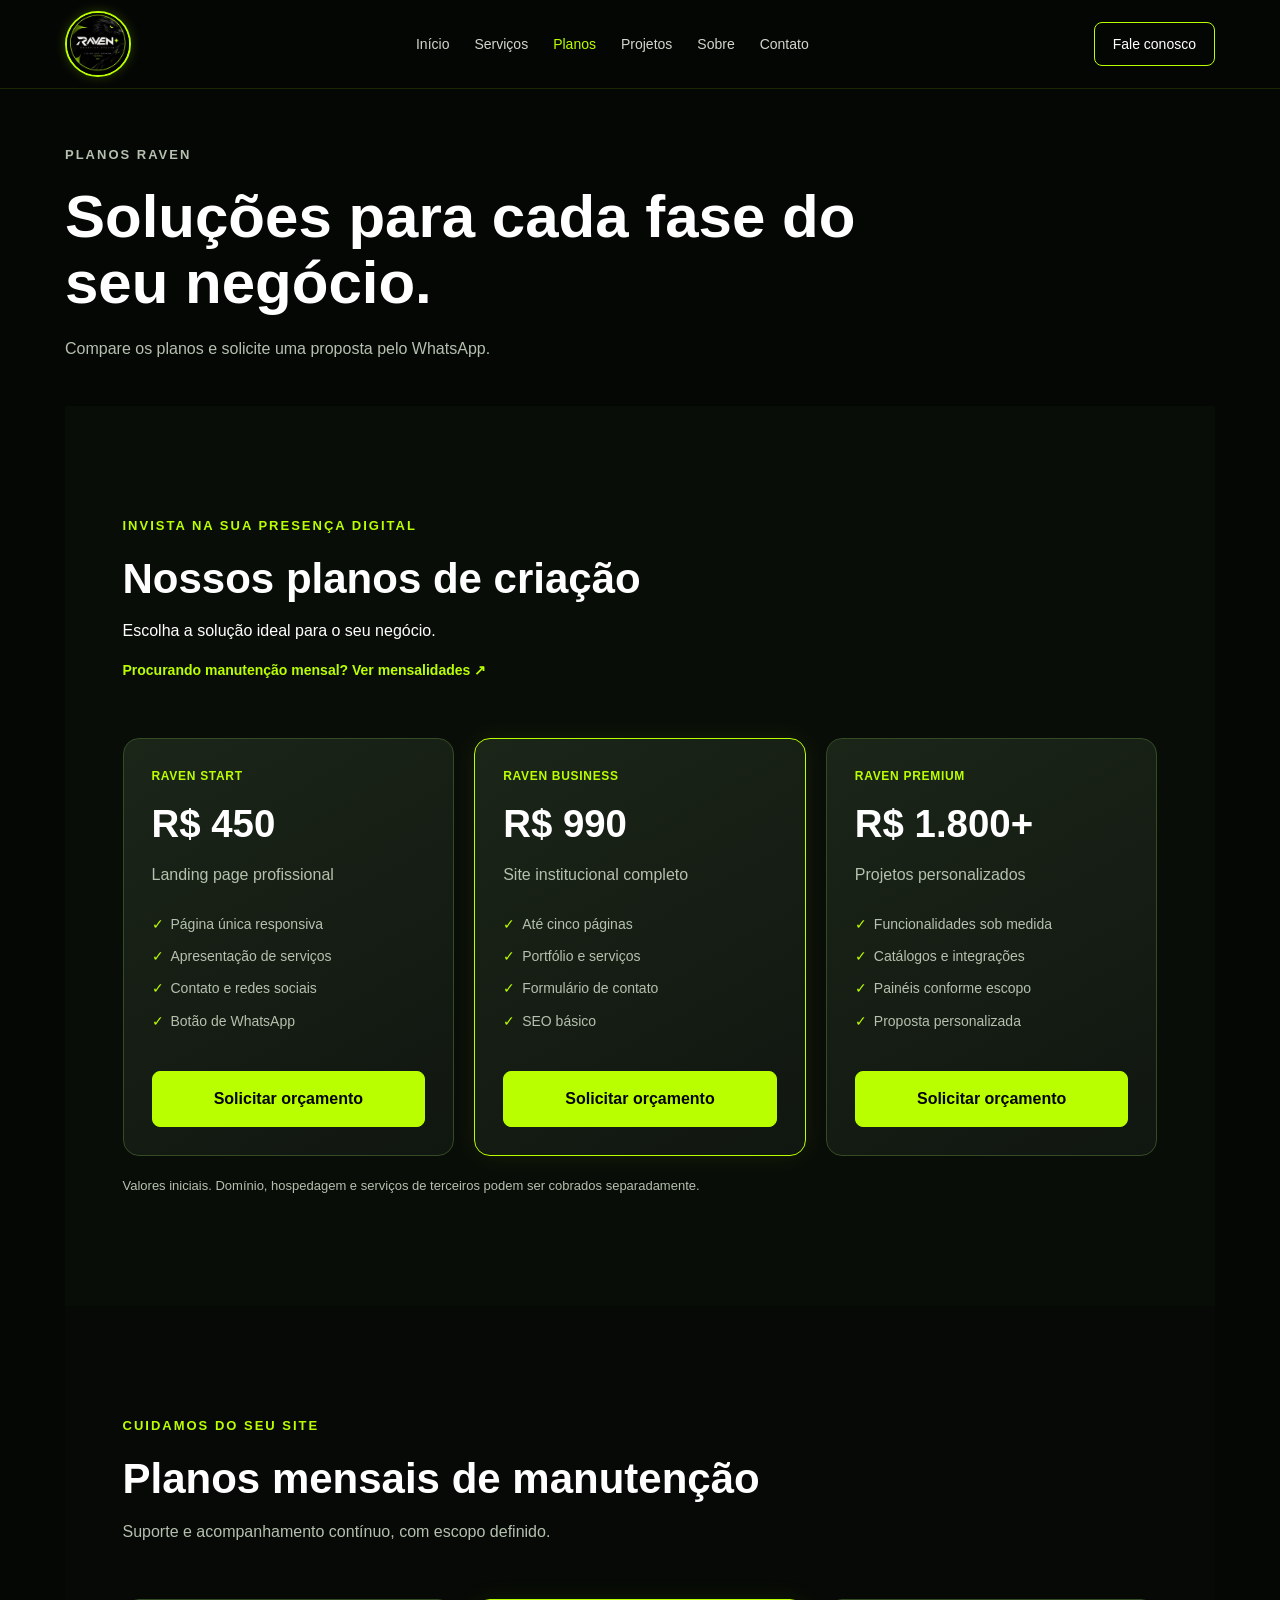
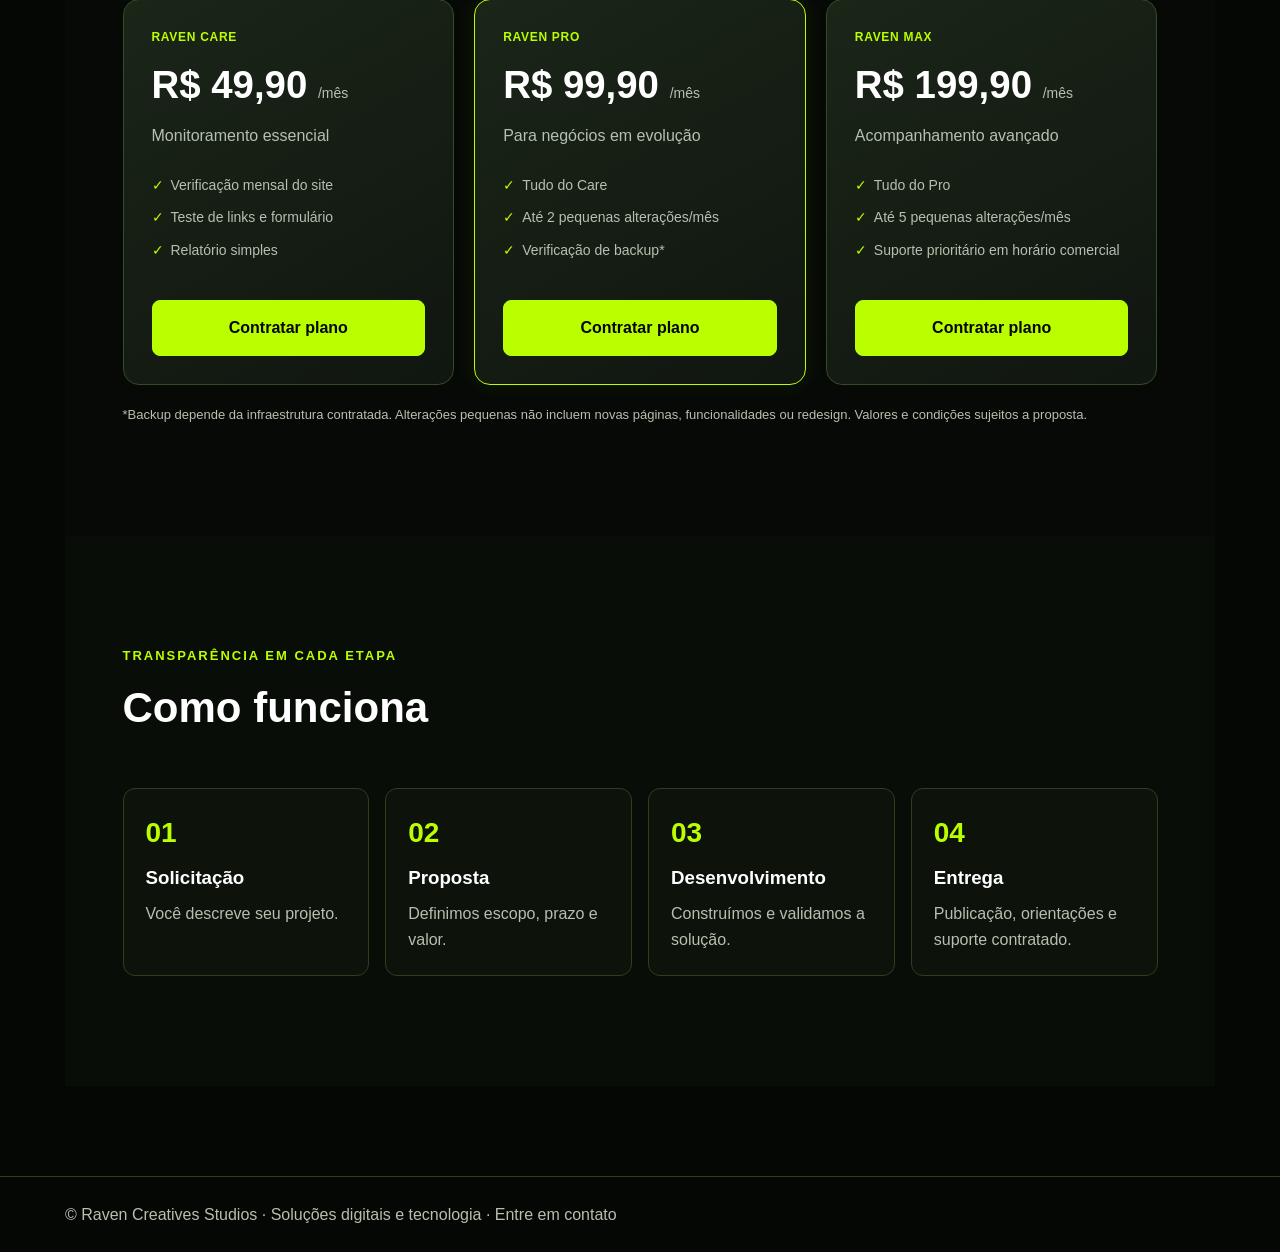
<file: planos.html>
<!doctype html><html lang="pt-BR"><head><meta charset="utf-8"><meta name="viewport" content="width=device-width,initial-scale=1"><meta name="description" content="Planos e mensalidades Raven"><meta name="theme-color" content="#080b08"><title>Planos | Raven Creatives Studios</title><link rel="stylesheet" href="style.css"></head><body><header class="header"><div class="container nav"><a class="logo" href="index.html"><img class="logo-img" src="ogo-raven.jpeg" alt="Logo Raven Creatives Studios"></a><button id="menuToggle" class="menu-toggle" aria-controls="menuMobile" aria-expanded="false" aria-label="Abrir menu">☰</button><nav id="menuMobile"><a href="index.html">Início</a><a href="servicos.html">Serviços</a><a href="planos.html">Planos</a><a href="projetos.html">Projetos</a><a href="sobre.html">Sobre</a><a href="contato.html">Contato</a></nav><a class="nav-button" href="contato.html">Fale conosco</a></div></header><main class="r3-page"><div class="container"><div class="r3-intro"><p class="tag">PLANOS RAVEN</p><h1>Soluções para cada fase do seu negócio.</h1><p>Compare os planos e solicite uma proposta pelo WhatsApp.</p></div><section class="section raven-offers" id="planos">
<div class="container">
<div class="section-title"><p class="tag">INVISTA NA SUA PRESENÇA DIGITAL</p><h2>Nossos planos de criação</h2><p>Escolha a solução ideal para o seu negócio.</p><a class="r41-text-link" href="#mensalidades">Procurando manutenção mensal? Ver mensalidades ↗</a></div>
<div class="raven-pricing-grid">
<article class="raven-price-card"><span class="raven-pill">RAVEN START</span><h3>R$ 450</h3><p>Landing page profissional</p><ul><li>Página única responsiva</li><li>Apresentação de serviços</li><li>Contato e redes sociais</li><li>Botão de WhatsApp</li></ul><a class="button primary raven-select-plan" data-plan="Raven Start — R$ 450" href="contato.html">Solicitar orçamento</a></article>
<article class="raven-price-card raven-featured"><span class="raven-pill">RAVEN BUSINESS</span><h3>R$ 990</h3><p>Site institucional completo</p><ul><li>Até cinco páginas</li><li>Portfólio e serviços</li><li>Formulário de contato</li><li>SEO básico</li></ul><a class="button primary raven-select-plan" data-plan="Raven Business — R$ 990" href="contato.html">Solicitar orçamento</a></article>
<article class="raven-price-card"><span class="raven-pill">RAVEN PREMIUM</span><h3>R$ 1.800+</h3><p>Projetos personalizados</p><ul><li>Funcionalidades sob medida</li><li>Catálogos e integrações</li><li>Painéis conforme escopo</li><li>Proposta personalizada</li></ul><a class="button primary raven-select-plan" data-plan="Raven Premium — R$ 1.800+" href="contato.html">Solicitar orçamento</a></article>
</div><p class="raven-fineprint">Valores iniciais. Domínio, hospedagem e serviços de terceiros podem ser cobrados separadamente.</p>
</div>
</section><section class="section raven-subscriptions" id="mensalidades">
<div class="container">
<div class="section-title"><p class="tag">CUIDAMOS DO SEU SITE</p><h2>Planos mensais de manutenção</h2><p>Suporte e acompanhamento contínuo, com escopo definido.</p></div>
<div class="raven-pricing-grid">
<article class="raven-price-card"><span class="raven-pill">RAVEN CARE</span><h3>R$ 49,90 <small>/mês</small></h3><p>Monitoramento essencial</p><ul><li>Verificação mensal do site</li><li>Teste de links e formulário</li><li>Relatório simples</li></ul><a class="button primary raven-select-plan" data-plan="Raven Care — R$ 49,90/mês" href="contato.html">Contratar plano</a></article>
<article class="raven-price-card raven-featured"><span class="raven-pill">RAVEN PRO</span><h3>R$ 99,90 <small>/mês</small></h3><p>Para negócios em evolução</p><ul><li>Tudo do Care</li><li>Até 2 pequenas alterações/mês</li><li>Verificação de backup*</li></ul><a class="button primary raven-select-plan" data-plan="Raven Pro — R$ 99,90/mês" href="contato.html">Contratar plano</a></article>
<article class="raven-price-card"><span class="raven-pill">RAVEN MAX</span><h3>R$ 199,90 <small>/mês</small></h3><p>Acompanhamento avançado</p><ul><li>Tudo do Pro</li><li>Até 5 pequenas alterações/mês</li><li>Suporte prioritário em horário comercial</li></ul><a class="button primary raven-select-plan" data-plan="Raven Max — R$ 199,90/mês" href="contato.html">Contratar plano</a></article>
</div><p class="raven-fineprint">*Backup depende da infraestrutura contratada. Alterações pequenas não incluem novas páginas, funcionalidades ou redesign. Valores e condições sujeitos a proposta.</p>
</div>
</section><section class="section raven-process" id="processo">
<div class="container"><div class="section-title"><p class="tag">TRANSPARÊNCIA EM CADA ETAPA</p><h2>Como funciona</h2></div>
<div class="raven-steps"><div><strong>01</strong><h3>Solicitação</h3><p>Você descreve seu projeto.</p></div><div><strong>02</strong><h3>Proposta</h3><p>Definimos escopo, prazo e valor.</p></div><div><strong>03</strong><h3>Desenvolvimento</h3><p>Construímos e validamos a solução.</p></div><div><strong>04</strong><h3>Entrega</h3><p>Publicação, orientações e suporte contratado.</p></div></div>
</div>
</section></div></main><footer class="r3-footer"><div class="container">© Raven Creatives Studios · Soluções digitais e tecnologia · <a href="contato.html">Entre em contato</a></div></footer><script src="paginas.js" defer></script></body></html>
</file>
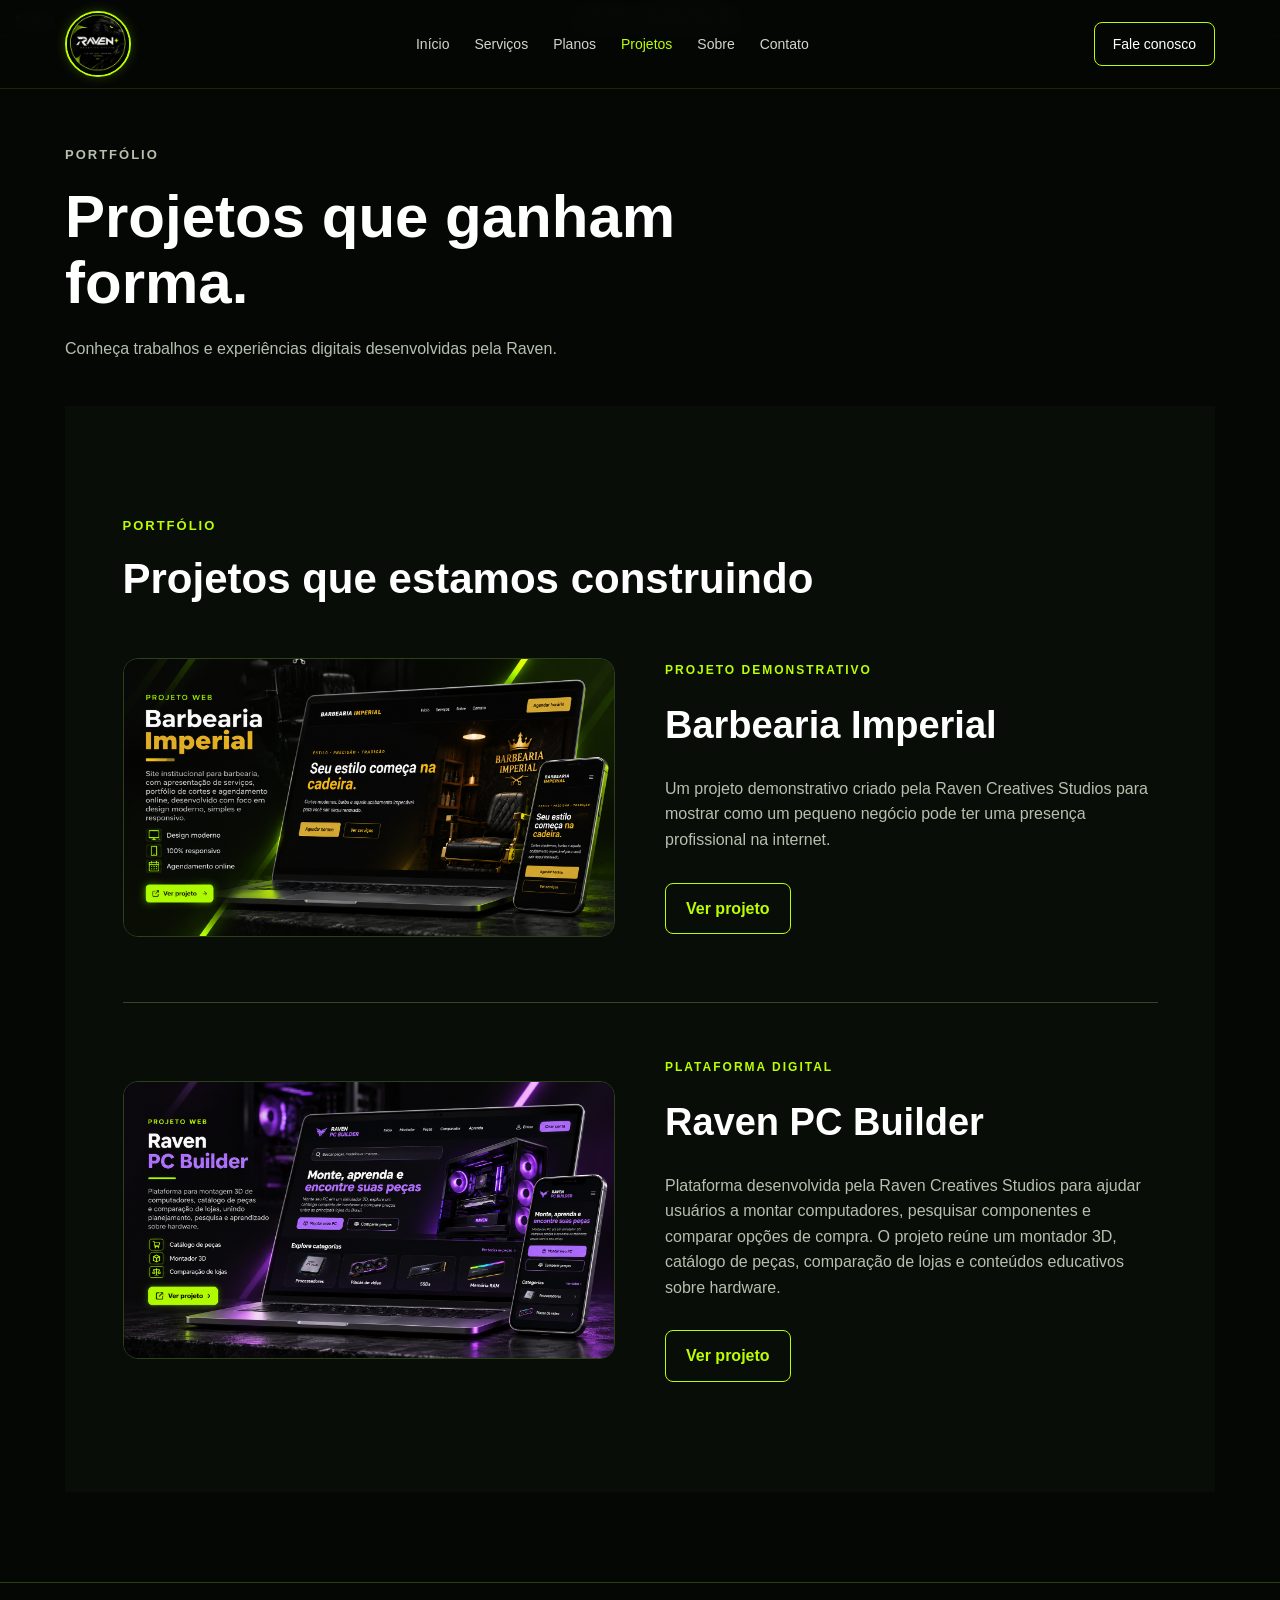
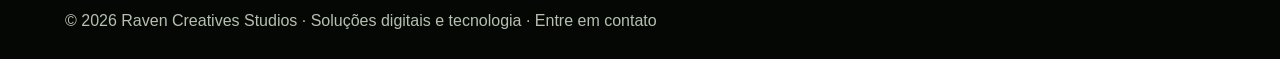
<file: projetos.html>
<!DOCTYPE html>
<html lang="pt-BR">

<head>
  <meta charset="UTF-8">
  <meta name="viewport" content="width=device-width, initial-scale=1.0">

  <meta name="description" content="Conheça os projetos desenvolvidos pela Raven Creatives Studios.">
  <meta name="theme-color" content="#080b08">

  <title>Projetos | Raven Creatives Studios</title>

  <link rel="stylesheet" href="style.css">

  <style>
    /* Ajustes exclusivos da página de projetos */

    .projects-section .project {
      min-width: 0;
    }

    .projects-section .project + .project {
      margin-top: 65px;
      padding-top: 55px;
      border-top: 1px solid #344626;
    }

    .projects-section .project-image {
      min-width: 0;
      overflow: hidden;
    }

    .projects-section .project-image a {
      display: block;
      width: 100%;
    }

    .projects-section .project-preview {
      display: block;
      width: 100%;
      height: auto;
      border-radius: 12px;
    }

    .projects-section .project-info {
      min-width: 0;
    }

    @media (max-width: 850px) {
      .projects-section .project {
        display: grid;
        grid-template-columns: 1fr;
        gap: 25px;
      }

      .projects-section .project-image {
        min-height: 0;
      }

      .projects-section .project + .project {
        margin-top: 45px;
        padding-top: 40px;
      }
    }
  </style>
</head>

<body>

  <!-- MENU -->
  <header class="header">
    <div class="container nav">

      <a class="logo" href="index.html">
        <img
          class="logo-img"
          src="ogo-raven.jpeg"
          alt="Logo Raven Creatives Studios">
      </a>

      <button
        id="menuToggle"
        class="menu-toggle"
        aria-controls="menuMobile"
        aria-expanded="false"
        aria-label="Abrir menu">
        ☰
      </button>

      <nav id="menuMobile">
        <a href="index.html">Início</a>
        <a href="servicos.html">Serviços</a>
        <a href="planos.html">Planos</a>
        <a href="projetos.html">Projetos</a>
        <a href="sobre.html">Sobre</a>
        <a href="contato.html">Contato</a>
      </nav>

      <a class="nav-button" href="contato.html">
        Fale conosco
      </a>

    </div>
  </header>

  <main class="r3-page">
    <div class="container">

      <div class="r3-intro">
        <p class="tag">PORTFÓLIO</p>
        <h1>Projetos que ganham forma.</h1>
        <p>
          Conheça trabalhos e experiências digitais
          desenvolvidas pela Raven.
        </p>
      </div>

      <!-- PORTFÓLIO -->
      <section class="section projects-section" id="projetos">
        <div class="container">

          <div class="section-title">
            <p class="tag">PORTFÓLIO</p>
            <h2>Projetos que estamos construindo</h2>
          </div>

          <!-- PROJETO 01: BARBEARIA IMPERIAL -->
          <div class="project">

            <div class="project-image">
              <div class="r41-project-chrome">
                <span>● ● ●</span>
                <span>PROJETO / DEMONSTRAÇÃO</span>
                <span>↗</span>
              </div>

              <img
                src="barbearia-imperial.png"
                alt="Mockup do site Barbearia Imperial"
                class="project-preview"
                loading="lazy">
            </div>

            <div class="project-info">

              <p class="project-category">
                PROJETO DEMONSTRATIVO
              </p>

              <h3>Barbearia Imperial</h3>

              <p>
                Um projeto demonstrativo criado pela
                Raven Creatives Studios para mostrar
                como um pequeno negócio pode ter uma
                presença profissional na internet.
              </p>

              <a
                href="https://ecadu285-afk.github.io/Barbearia-Imperial/"
                target="_blank"
                rel="noopener noreferrer"
                class="btn btn-outline">
                Ver projeto
              </a>

            </div>
          </div>

          <!-- PROJETO 02: RAVEN PC BUILDER -->
          <div class="project" id="portfolio-pc-builder">

            <div class="project-image">

              <a
                href="https://ecadu285-afk.github.io/raven-pc-builder/inicio.html"
                target="_blank"
                rel="noopener noreferrer"
                aria-label="Conhecer Raven PC Builder">

                <img
                  src="pc-builder-mockup.png"
                  alt="Mockup da Raven PC Builder em notebook e celular"
                  class="project-preview"
                  loading="lazy">

              </a>

            </div>

            <div class="project-info">

              <p class="project-category">
                PLATAFORMA DIGITAL
              </p>

              <h3>Raven PC Builder</h3>

              <p>
                Plataforma desenvolvida pela Raven
                Creatives Studios para ajudar usuários
                a montar computadores, pesquisar
                componentes e comparar opções de compra.

                O projeto reúne um montador 3D,
                catálogo de peças, comparação de lojas
                e conteúdos educativos sobre hardware.
              </p>

              <a
                href="https://ecadu285-afk.github.io/raven-pc-builder/inicio.html"
                target="_blank"
                rel="noopener noreferrer"
                class="btn btn-outline">
                Ver projeto
              </a>

            </div>
          </div>

        </div>
      </section>

    </div>
  </main>

  <!-- RODAPÉ -->
  <footer class="r3-footer">
    <div class="container">
      © 2026 Raven Creatives Studios
      · Soluções digitais e tecnologia ·

      <a href="contato.html">
        Entre em contato
      </a>
    </div>
  </footer>

  <script src="paginas.js" defer></script>

</body>
</html>
</file>
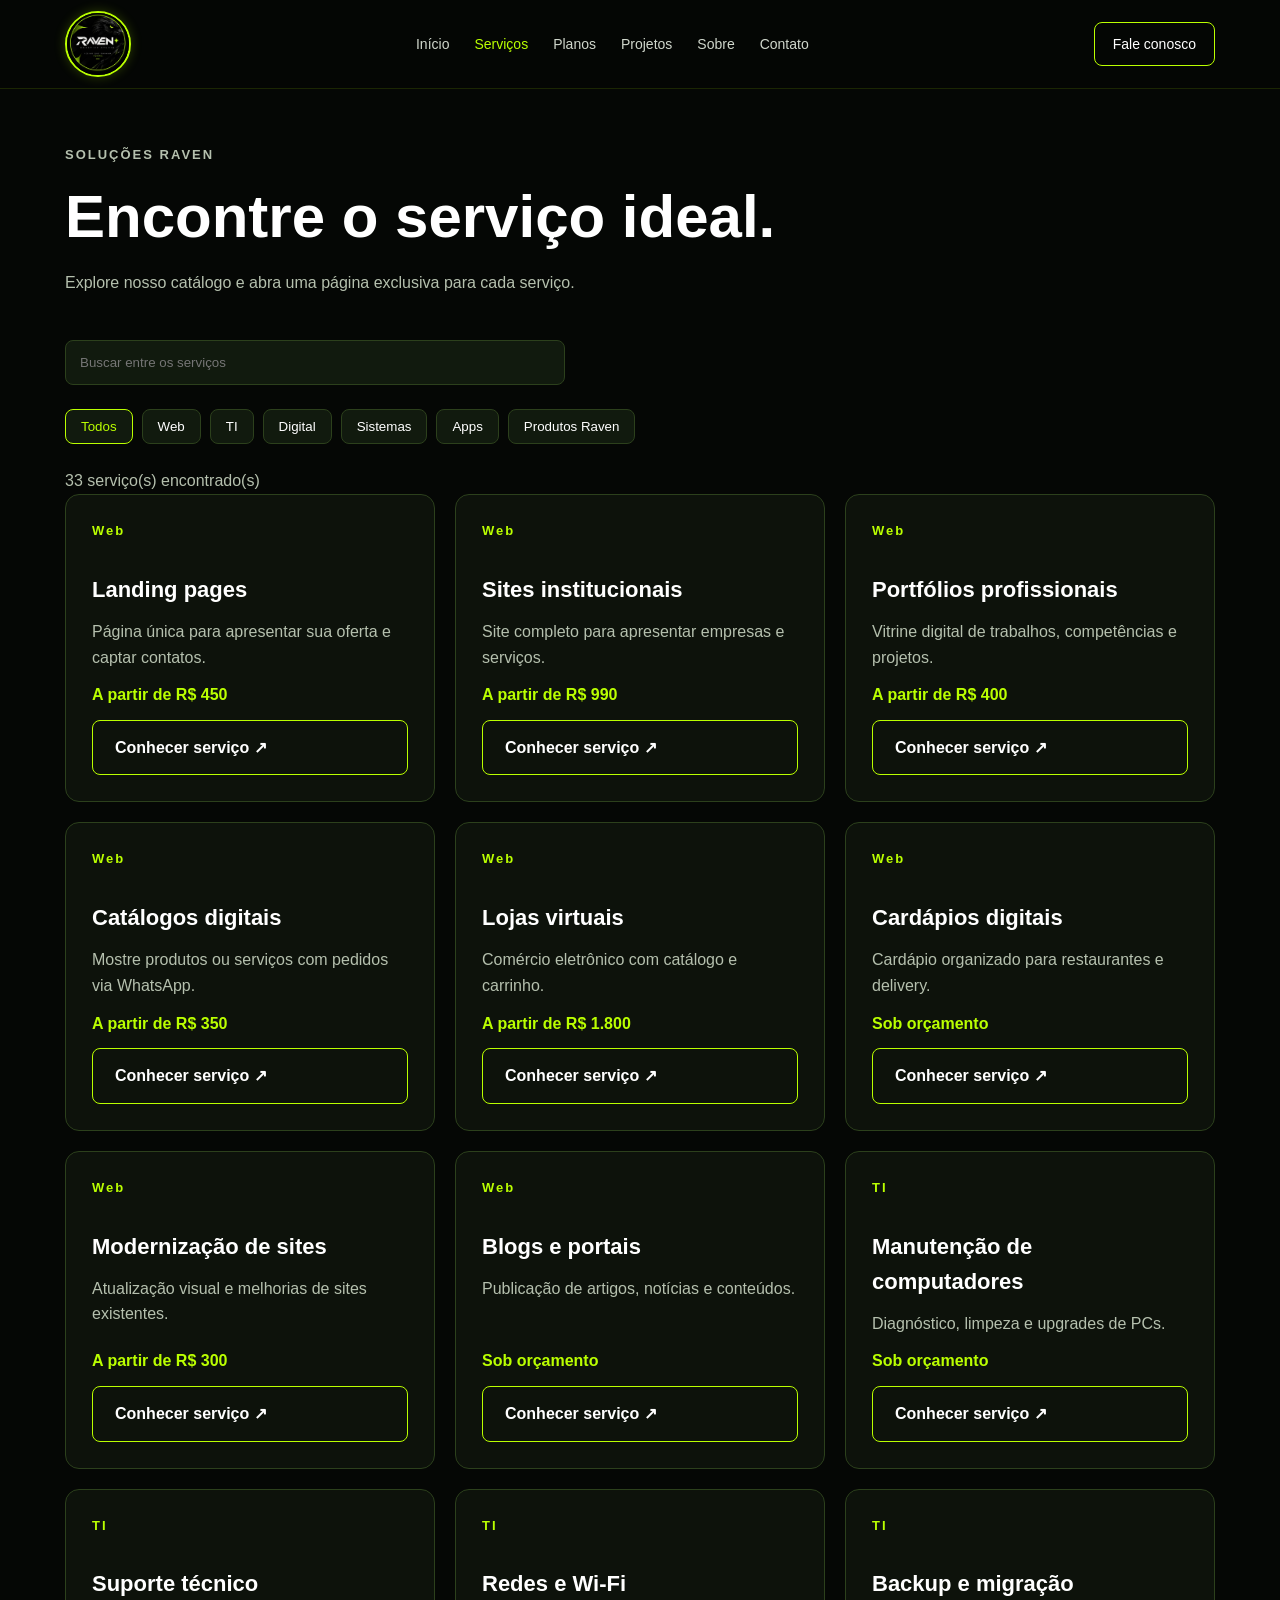
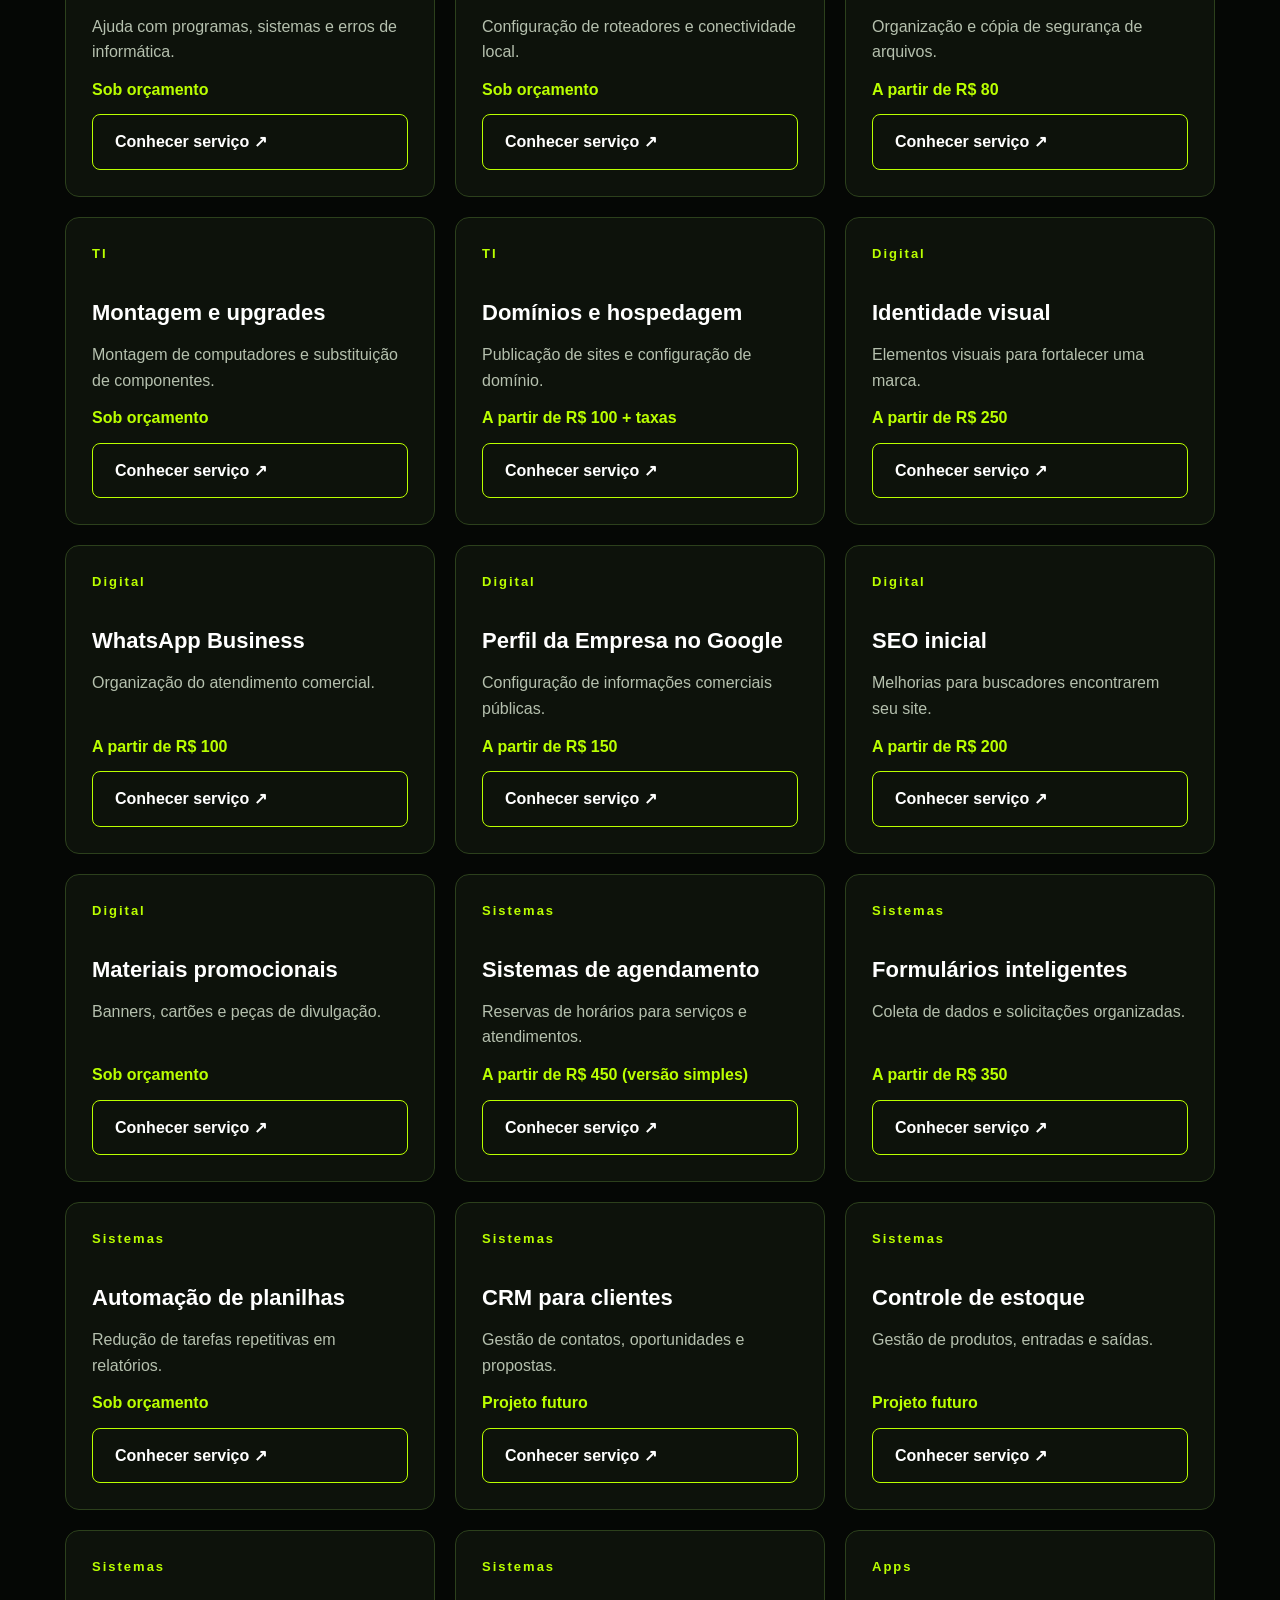
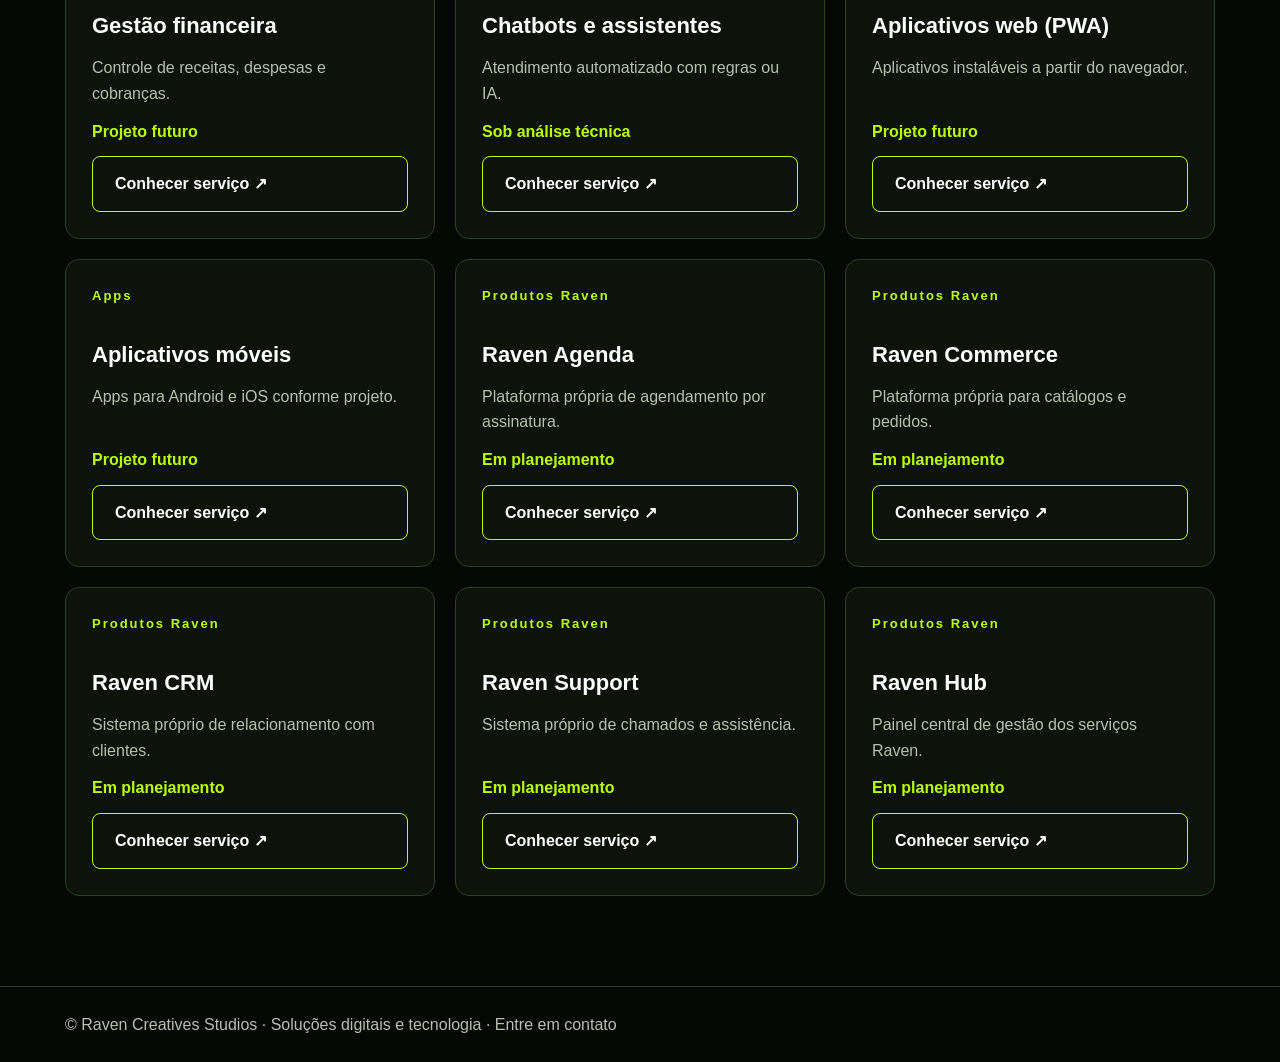
<file: servicos.html>
<!doctype html><html lang="pt-BR"><head><meta charset="utf-8"><meta name="viewport" content="width=device-width,initial-scale=1"><meta name="description" content="Conheça as soluções da Raven"><meta name="theme-color" content="#080b08"><title>Serviços | Raven Creatives Studios</title><link rel="stylesheet" href="style.css"></head><body><header class="header"><div class="container nav"><a class="logo" href="index.html"><img class="logo-img" src="ogo-raven.jpeg" alt="Logo Raven Creatives Studios"></a><button id="menuToggle" class="menu-toggle" aria-controls="menuMobile" aria-expanded="false" aria-label="Abrir menu">☰</button><nav id="menuMobile"><a href="index.html">Início</a><a href="servicos.html">Serviços</a><a href="planos.html">Planos</a><a href="projetos.html">Projetos</a><a href="sobre.html">Sobre</a><a href="contato.html">Contato</a></nav><a class="nav-button" href="contato.html">Fale conosco</a></div></header><main class="r3-page"><div class="container"><div class="r3-intro"><p class="tag">SOLUÇÕES RAVEN</p><h1>Encontre o serviço ideal.</h1><p>Explore nosso catálogo e abra uma página exclusiva para cada serviço.</p></div><input class="r3-search" type="search" id="r3Search" placeholder="Buscar entre os serviços" aria-label="Buscar serviço"><div class="r3-filters" id="r3Filters"></div><p id="r3Count" class="r3-muted" aria-live="polite"></p><div id="r3Grid" class="r3-grid"></div></div></main><footer class="r3-footer"><div class="container">© Raven Creatives Studios · Soluções digitais e tecnologia · <a href="contato.html">Entre em contato</a></div></footer><script src="paginas.js" defer></script></body></html>
</file>
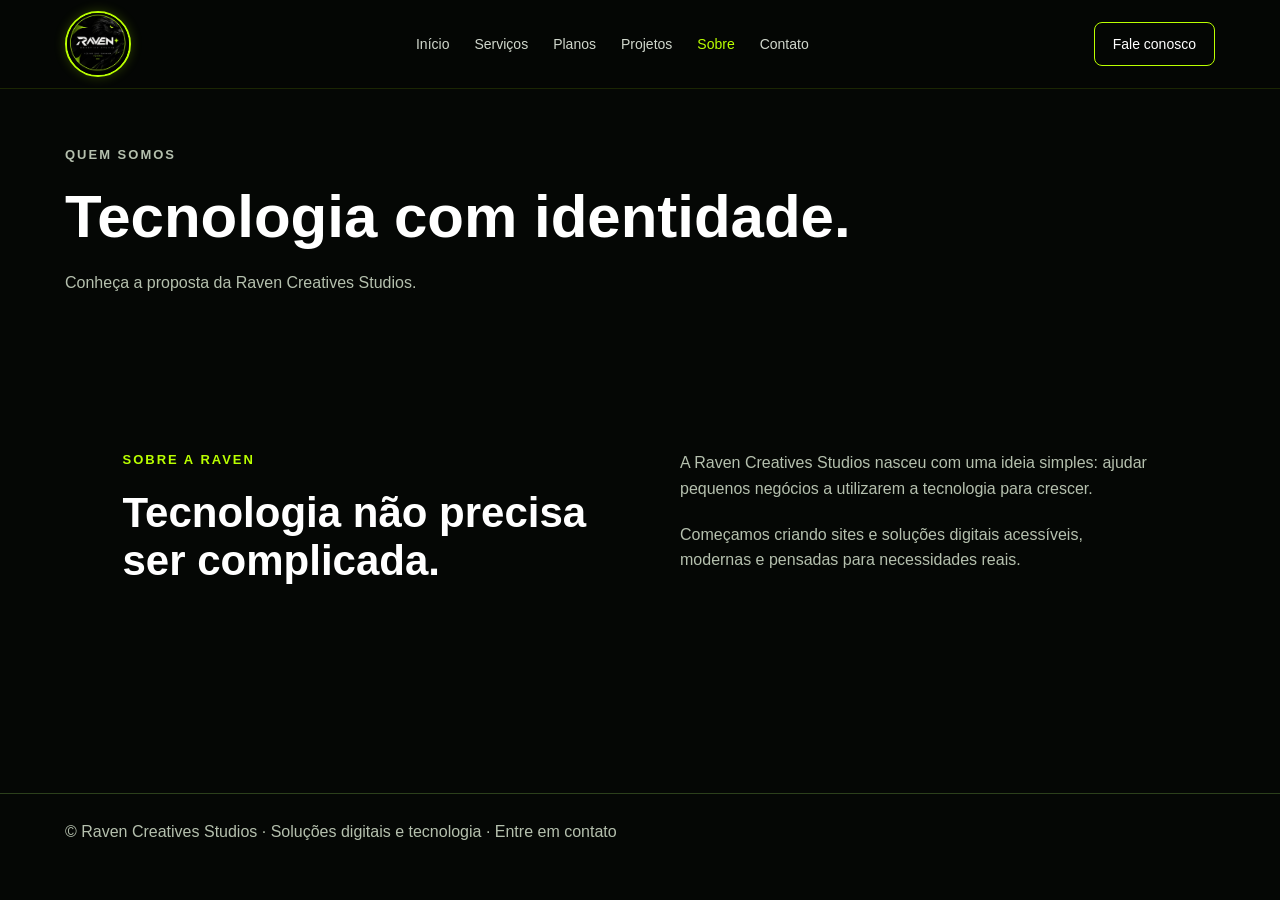
<file: sobre.html>
<!doctype html><html lang="pt-BR"><head><meta charset="utf-8"><meta name="viewport" content="width=device-width,initial-scale=1"><meta name="description" content="Conheça a Raven Creatives Studios"><meta name="theme-color" content="#080b08"><title>Sobre | Raven Creatives Studios</title><link rel="stylesheet" href="style.css"></head><body><header class="header"><div class="container nav"><a class="logo" href="index.html"><img class="logo-img" src="ogo-raven.jpeg" alt="Logo Raven Creatives Studios"></a><button id="menuToggle" class="menu-toggle" aria-controls="menuMobile" aria-expanded="false" aria-label="Abrir menu">☰</button><nav id="menuMobile"><a href="index.html">Início</a><a href="servicos.html">Serviços</a><a href="planos.html">Planos</a><a href="projetos.html">Projetos</a><a href="sobre.html">Sobre</a><a href="contato.html">Contato</a></nav><a class="nav-button" href="contato.html">Fale conosco</a></div></header><main class="r3-page"><div class="container"><div class="r3-intro"><p class="tag">QUEM SOMOS</p><h1>Tecnologia com identidade.</h1><p>Conheça a proposta da Raven Creatives Studios.</p></div><section class="section" id="sobre">
<div class="container about">
<div>
<p class="tag">
                        SOBRE A RAVEN
                    </p>
<h2>
                        Tecnologia não precisa ser complicada.
                    </h2>
</div>
<div>
<p>
                        A Raven Creatives Studios nasceu com uma ideia simples:
                        ajudar pequenos negócios a utilizarem a tecnologia
                        para crescer.
                    </p>
<p>
                        Começamos criando sites e soluções digitais
                        acessíveis, modernas e pensadas para necessidades
                        reais.
                    </p>
</div>
</div>
</section></div></main><footer class="r3-footer"><div class="container">© Raven Creatives Studios · Soluções digitais e tecnologia · <a href="contato.html">Entre em contato</a></div></footer><script src="paginas.js" defer></script></body></html>
</file>
<file: style.css>
/* RAVEN CREATIVES STUDIOS — CSS organizado */

:root {

  --green: #baff00;

  --green-soft: #d4ff55;

  --black: #050705;

  --surface: #0d120b;

  --surface-alt: #10190d;

  --border: #2c401c;

  --muted: #b5c0ae;

}

* { margin: 0; padding: 0; box-sizing: border-box; }

html { scroll-behavior: smooth; scroll-padding-top: 90px; }

body { font-family: Arial, Helvetica, sans-serif; background: var(--black); color: #fff; line-height: 1.6; }

a { color: inherit; text-decoration: none; }

.container { width: 90%; max-width: 1150px; margin: 0 auto; }



/* Cabeçalho */

.header { position: fixed; inset: 0 0 auto; width: 100%; z-index: 1000; background: rgba(5,7,5,.92); border-bottom: 1px solid rgba(186,255,0,.13); backdrop-filter: blur(12px); }

.nav { min-height: 88px; display: flex; align-items: center; justify-content: space-between; gap: 20px; }

.logo { display: inline-flex; align-items: center; flex-shrink: 0; }

.logo-img { width: 66px; height: 66px; object-fit: cover; border-radius: 50%; display: block; border: 2px solid var(--green); box-shadow: 0 0 12px rgba(186,255,0,.22); }

nav { display: flex; align-items: center; gap: 25px; }

nav a { color: #d0d7cc; font-size: 14px; transition: color .2s; }

nav a:hover, nav a:focus-visible { color: var(--green); }

.nav-button { padding: 10px 18px; border: 1px solid var(--green); border-radius: 8px; color: #fff; font-size: 14px; transition: background .2s, color .2s; white-space: nowrap; }

.nav-button:hover { background: var(--green); color: #050505; }



/* Abertura e imagem do corvo */

.hero { min-height: 100vh; display: flex; align-items: center; padding: 125px 0 70px; background: linear-gradient(90deg, rgba(0,0,0,.96) 0%, rgba(0,0,0,.82) 42%, rgba(0,0,0,.18) 100%), url('corvo-raven.png') center / cover no-repeat; }

.hero-content { display: grid; grid-template-columns: minmax(0,1.1fr) minmax(0,.9fr); gap: 55px; align-items: center; }

.tag { color: var(--green); font-size: 13px; font-weight: 700; letter-spacing: 2px; margin-bottom: 18px; }

.hero h1 { font-size: clamp(42px,6vw,75px); line-height: 1.08; margin-bottom: 25px; }

.hero h1 span { display: block; color: var(--green); }

.hero-description { max-width: 600px; color: #d1d8cb; font-size: 18px; margin-bottom: 35px; }

.hero-buttons { display: flex; gap: 15px; flex-wrap: wrap; }

.button { display: inline-block; padding: 14px 22px; border-radius: 8px; font-weight: 700; transition: background .2s, border-color .2s, transform .2s; }

.button.primary { background: var(--green); color: #050505; border: 1px solid var(--green); }

.button.primary:hover { background: var(--green-soft); transform: translateY(-2px); }

.button.secondary { border: 1px solid var(--green); color: #fff; }

.button.secondary:hover { background: rgba(186,255,0,.12); }



/* Painel Raven — aceita o nome antigo da classe durante a transição */

.hero-card { overflow: hidden; border-radius: 18px; box-shadow: 0 20px 65px rgba(0,0,0,.55); }

.raven-panel, .nexora-panel { background: linear-gradient(145deg, rgba(8,12,8,.96), rgba(17,27,10,.96)); border: 1px solid var(--green); padding: 22px; width: 100%; max-width: 480px; animation: panelAppear .8s ease-out; }

.panel-header { display: flex; justify-content: space-between; align-items: center; gap: 12px; margin-bottom: 20px; }

.panel-brand { color: var(--green); font-size: 14px; font-weight: 800; letter-spacing: .5px; }

.panel-status { color: #a8e5a0; font-size: 12px; white-space: nowrap; }

.panel-services { display: grid; grid-template-columns: repeat(2,minmax(0,1fr)); gap: 12px; }

.service-tile { min-width: 0; padding: 16px 12px; background: linear-gradient(145deg,#101810,#080c08); border: 1px solid var(--border); border-radius: 12px; transition: transform .25s,border-color .25s,box-shadow .25s; }

.service-tile:hover { transform: translateY(-4px); border-color: var(--green); box-shadow: 0 0 18px rgba(186,255,0,.17); }

.tile-icon { display: block; color: var(--green); font-size: 27px; margin-bottom: 10px; }

.service-tile h3 { color: #fff; font-size: 14px; line-height: 1.4; margin-bottom: 5px; }

.service-tile p { color: var(--muted); font-size: 12px; }

.panel-footer { color: var(--muted); font-size: 12px; margin-top: 20px; text-align: center; }

@keyframes panelAppear { from { opacity: 0; transform: translateY(20px); } to { opacity: 1; transform: translateY(0); } }



/* Seções e serviços */

.section { padding: 110px 0; }

.section-title { max-width: 700px; margin-bottom: 55px; }

.section-title h2 { font-size: clamp(30px,4vw,42px); line-height: 1.15; margin-bottom: 15px; }

.section-title > p:last-child { color: var(--muted); }

.services { display: grid; grid-template-columns: repeat(3,minmax(0,1fr)); gap: 22px; }

.service-card { padding: 35px; background: var(--surface); border: 1px solid var(--border); border-radius: 12px; transition: transform .25s,border-color .25s; }

.service-card:hover { transform: translateY(-7px); border-color: var(--green); }

.icon { width: 45px; height: 45px; display: flex; align-items: center; justify-content: center; margin-bottom: 25px; border-radius: 8px; background: rgba(186,255,0,.12); color: var(--green); font-weight: 700; }

.service-card h3 { font-size: 22px; margin-bottom: 12px; }

.service-card p { color: var(--muted); margin-bottom: 25px; }

.service-card a { color: var(--green); font-weight: 700; }

.service-card a:hover { color: var(--green-soft); }



/* Portfólio */

.projects-section { background: #090d08; }

.project { display: grid; grid-template-columns: repeat(2,minmax(0,1fr)); gap: 50px; align-items: center; }

.project-image { min-height: 330px; display: flex; align-items: center; justify-content: center; background: linear-gradient(145deg,#101a0b,#050805); border: 1px solid var(--border); border-radius: 15px; }

.project-placeholder { text-align: center; padding: 20px; }

.project-placeholder span { display: block; color: var(--green); font-size: 12px; letter-spacing: 2px; margin-bottom: 10px; }

.project-placeholder strong { font-size: 25px; }

.project-category { color: var(--green); font-size: 12px; font-weight: 700; letter-spacing: 2px; margin-bottom: 15px; }

.project-info h3 { font-size: 38px; margin-bottom: 20px; }

.project-info > p:not(.project-category) { color: var(--muted); margin-bottom: 30px; }

.btn { display: inline-block; padding: 12px 20px; border-radius: 8px; font-weight: 700; }

.btn-outline { border: 1px solid var(--green); color: var(--green); transition: background .2s,color .2s; }

.btn-outline:hover { background: var(--green); color: #050505; }



/* Sobre */

.about { display: grid; grid-template-columns: repeat(2,minmax(0,1fr)); gap: 80px; align-items: start; }

.about h2 { font-size: clamp(30px,4vw,42px); line-height: 1.15; }

.about p:not(.tag) { color: var(--muted); margin-bottom: 20px; }



/* Contato */

.contact { padding: 120px 0; text-align: center; background: radial-gradient(circle,rgba(186,255,0,.10),transparent 48%),#090d08; }

.contact-content { max-width: 750px; }

.contact h2 { font-size: clamp(38px,5vw,60px); line-height: 1.1; margin-bottom: 20px; }

.contact h2 span { display: block; color: var(--green); }

.contact p:not(.tag) { color: var(--muted); margin-bottom: 30px; }

/* MENU RESPONSIVO RAVEN */



.menu-toggle {

    display: none;

    background: transparent;

    border: 1px solid #baff00;

    border-radius: 8px;

    color: #baff00;

    font-size: 26px;

    padding: 4px 12px;

    cursor: pointer;

}



@media (max-width: 850px) {

    .nav {

        position: relative;

    }



    .menu-toggle {

        display: block;

        margin-left: auto;

    }



    .nav nav {

        display: none;

        position: absolute;

        top: 100%;

        left: 0;

        width: 100%;

        padding: 20px;

        background: #090d08;

        border: 1px solid #34451b;

        border-radius: 0 0 12px 12px;

        flex-direction: column;

        gap: 20px;

        box-shadow: 0 15px 30px rgba(0,0,0,0.5);

    }



    .nav nav.active {

        display: flex;

    }



    .nav-button {

        display: none;

    }

}

/* CORREÇÃO DO SITE RAVEN PARA CELULARES */



@media (max-width: 850px) {



    .hero-content {

        display: flex !important;

        flex-direction: column !important;

        align-items: stretch !important;

        gap: 35px !important;

    }



    .hero-text {

        width: 100%;

        min-width: 0;

    }



    .hero h1 {

        font-size: clamp(36px, 9vw, 48px);

        overflow-wrap: break-word;

    }



    .hero-card,

    .raven-panel {

        width: 100% !important;

        max-width: 100% !important;

        min-width: 0;

    }



    .panel-services {

        grid-template-columns: repeat(2, minmax(0, 1fr));

    }



    .service-tile {

        min-width: 0;

        overflow-wrap: break-word;

    }



    .panel-header {

        flex-wrap: wrap;

    }



    .hero-buttons .button {

        text-align: center;

    }

}

/* CORREÇÃO DOS CARTÕES DE SERVIÇOS NO CELULAR */



@media (max-width: 850px) {



    .services {

        display: grid !important;

        grid-template-columns: 1fr !important;

        gap: 20px !important;

    }



    .service-card {

        width: 100% !important;

        min-width: 0;

        padding: 25px;

    }



    .service-card h3 {

        overflow-wrap: break-word;

    }



}

/* PROJETOS RESPONSIVOS - RAVEN */



@media (max-width: 850px) {



    .project {

        display: grid !important;

        grid-template-columns: minmax(0, 1fr) !important;

        gap: 30px !important;

    }



    .project-image,

    .project-info {

        width: 100%;

        min-width: 0;

    }



    .project-image {

        min-height: 250px;

    }



    .project-info h3 {

        font-size: 30px;

        overflow-wrap: break-word;

    }



}



/* RAVEN — Transições suaves */



/* Revelação discreta durante a rolagem */

.reveal {

    opacity: 0;

    transform: translateY(16px);

    transition:

        opacity 0.65s ease,

        transform 0.65s cubic-bezier(0.22, 1, 0.36, 1);

}



.reveal.is-visible {

    opacity: 1;

    transform: translateY(0);

}



/* Cards com movimentos naturais */

.service-card,

.service-tile {

    transition:

        transform 0.35s ease,

        border-color 0.35s ease,

        box-shadow 0.35s ease;

}



.service-card:hover,

.service-tile:hover {

    transform: translateY(-3px);

    border-color: rgba(186, 255, 0, 0.55);

    box-shadow: 0 8px 24px rgba(0, 0, 0, 0.2);

}



/* Botões com acabamento discreto */

.button,

.nav-button,

.btn-outline {

    transition:

        background-color 0.3s ease,

        color 0.3s ease,

        border-color 0.3s ease,

        transform 0.3s ease;

}



/* Menu mobile com entrada suave */

@media (max-width: 850px) {

    .nav nav.active {

        animation: ravenMenuIn 0.25s ease-out;

    }



    @keyframes ravenMenuIn {

        from {

            opacity: 0;

            transform: translateY(-8px);

        }

        to {

            opacity: 1;

            transform: translateY(0);

        }

    }

}



/* Acessibilidade: menos movimento */

@media (prefers-reduced-motion: reduce) {

    html {

        scroll-behavior: auto;

    }



    .reveal,

    .reveal.is-visible {

        opacity: 1;

        transform: none;

        transition: none;

    }



    .service-card,

    .service-tile,

    .button,

    .nav-button,

    .btn-outline {

        transition: none;

    }



    .nav nav.active,

    .raven-panel {

        animation: none;

    }

}



/* Raven — imagem do portfólio */



.project-image {

    overflow: hidden;

    min-height: 0;

    background: #080b07;

}



.project-preview {

    display: block;

    width: 100%;

    height: auto;

    transition: transform 0.5s ease;

}



@media (hover: hover) {

    .project-image:hover .project-preview {

        transform: scale(1.025);

    }

}



@media (prefers-reduced-motion: reduce) {

    .project-preview {

        transition: none;

    }

}
/* RAVEN 2.0 — Planos, mensalidades e orçamento */
.raven-offers,.raven-process { background:#090d08; }
.raven-subscriptions,.raven-quote-section { background:#060906; }
.raven-pricing-grid { display:grid;grid-template-columns:repeat(3,minmax(0,1fr));gap:20px; }
.raven-price-card { min-width:0;display:flex;flex-direction:column;gap:15px;padding:28px;background:linear-gradient(150deg,#1b2518,#101610);border:1px solid #354b25;border-radius:16px; }
.raven-price-card.raven-featured { border-color:var(--green);box-shadow:0 0 24px rgba(186,255,0,.08); }
.raven-pill { color:var(--green);font-weight:800;font-size:12px;letter-spacing:.7px; }
.raven-price-card h3 { font-size:clamp(29px,3vw,39px);line-height:1.2; }
.raven-price-card h3 small { font-size:14px;font-weight:400;color:var(--muted); }
.raven-price-card p,.raven-price-card li,.raven-steps p { color:var(--muted); }
.raven-price-card ul { list-style:none;padding:0;margin:0 0 14px;flex:1; }
.raven-price-card li { margin:10px 0;padding-left:19px;position:relative;font-size:14px; }
.raven-price-card li::before { content:'✓';position:absolute;left:0;color:var(--green); }
.raven-price-card .button { display:block;text-align:center; }
.raven-fineprint { color:var(--muted);font-size:13px;margin-top:20px; }
.raven-steps { display:grid;grid-template-columns:repeat(4,minmax(0,1fr));gap:16px; }
.raven-steps>div { padding:22px;background:var(--surface);border:1px solid var(--border);border-radius:12px; }
.raven-steps strong { color:var(--green);font-size:28px; }
.raven-steps h3 { margin:8px 0; }
.raven-quote-form { max-width:850px;padding:30px;background:#111a0e;border:1px solid var(--border);border-radius:18px; }
.raven-form-grid { display:grid;grid-template-columns:repeat(2,minmax(0,1fr));gap:18px; }
.raven-quote-form label { display:block;font-size:14px;font-weight:700;margin-bottom:18px; }
.raven-quote-form input,.raven-quote-form select,.raven-quote-form textarea { display:block;width:100%;margin-top:8px;padding:13px 14px;border:1px solid #425635;border-radius:9px;background:#080d07;color:#fff;font:inherit;min-width:0; }
.raven-quote-form input:focus,.raven-quote-form select:focus,.raven-quote-form textarea:focus { outline:2px solid var(--green);outline-offset:1px; }
.raven-quote-form .raven-submit { cursor:pointer;font:inherit; }
@media(max-width:850px) { .raven-pricing-grid { grid-template-columns:1fr; }.raven-steps { grid-template-columns:repeat(2,minmax(0,1fr)); }.raven-form-grid { grid-template-columns:1fr;gap:0; } }
@media(max-width:480px) { .raven-steps { grid-template-columns:1fr; }.raven-quote-form { padding:18px; }.raven-price-card { padding:22px; } }


/* RAVEN 2.1 — Painel de serviços interativo */
.raven-tile-button { appearance:none; width:100%; font:inherit; color:inherit; text-align:left; cursor:pointer; position:relative; }
.raven-tile-button::after { content:"↗"; position:absolute; right:13px; top:11px; color:var(--green); opacity:0; transform:translate(-4px,4px); transition:opacity .2s,transform .2s; }
.raven-tile-button:hover::after,.raven-tile-button:focus-visible::after { opacity:1; transform:none; }
.raven-tile-button:focus-visible { outline:2px solid var(--green); outline-offset:3px; }
.raven-modal[hidden] { display:none !important; }
.raven-modal { position:fixed; inset:0; z-index:3000; display:grid; place-items:center; padding:22px; }
.raven-modal-backdrop { position:absolute; inset:0; background:rgba(0,0,0,.82); backdrop-filter:blur(7px); }
.raven-modal-dialog { position:relative; width:min(100%,540px); max-height:min(88vh,760px); overflow-y:auto; padding:clamp(24px,5vw,42px); border:1px solid rgba(186,255,0,.65); border-radius:20px; background:linear-gradient(145deg,#131c0f,#070b07); box-shadow:0 30px 100px rgba(0,0,0,.75),0 0 36px rgba(186,255,0,.09); animation:ravenDialogIn .3s cubic-bezier(.2,.8,.2,1); }
.raven-modal-close { position:absolute; top:14px; right:15px; border:1px solid #465e28; background:#17200f; color:white; width:36px; height:36px; border-radius:10px; cursor:pointer; font-size:18px; }
.raven-modal-close:hover,.raven-modal-close:focus-visible { border-color:var(--green); color:var(--green); }
.raven-modal-eyebrow { display:block; color:var(--green); font-size:12px; letter-spacing:1.5px; font-weight:700; margin-bottom:16px; }
.raven-modal-dialog h2 { font-size:clamp(27px,5vw,38px); line-height:1.15; margin:0 36px 14px 0; }
.raven-modal-dialog p { color:var(--muted); margin-bottom:22px; }
.raven-modal-dialog ul { list-style:none; display:grid; gap:12px; margin:0 0 28px; padding:0; }
.raven-modal-dialog li { padding:12px 14px 12px 38px; border:1px solid #283b1b; border-radius:10px; background:#111a0e; position:relative; }
.raven-modal-dialog li::before { content:"✓"; position:absolute; left:14px; color:var(--green); font-weight:800; }
.raven-modal-cta { display:inline-flex; justify-content:center; width:100%; }
body.raven-modal-open { overflow:hidden; }
@keyframes ravenDialogIn { from { opacity:0; transform:translateY(18px) scale(.97); } to { opacity:1; transform:none; } }
@media (prefers-reduced-motion:reduce) { .raven-modal-dialog { animation:none; } .raven-tile-button::after { transition:none; } }

/* RAVEN 3.0 — Experience Lab */
.raven-panel { position:relative; isolation:isolate; }
.raven-live-dot { display:inline-block;width:7px;height:7px;border-radius:50%;background:var(--green);box-shadow:0 0 12px var(--green);margin-right:5px; }
.raven-tile-hint { display:block;color:var(--green);font-size:11px;font-weight:700;letter-spacing:.2px;margin-top:13px;opacity:.8; }
.raven-tile-button { overflow:hidden; transition:transform .32s cubic-bezier(.2,.8,.2,1),border-color .3s,box-shadow .3s,background .3s; }
.raven-tile-button::before { content:"";position:absolute;inset:0;background:radial-gradient(circle at 100% 0%,rgba(186,255,0,.12),transparent 65%);opacity:0;transition:opacity .3s;pointer-events:none; }
.raven-tile-button:hover::before,.raven-tile-button:focus-visible::before { opacity:1; }
.raven-tile-button:hover,.raven-tile-button:focus-visible { background:#172513;box-shadow:0 12px 30px rgba(0,0,0,.4),0 0 22px rgba(186,255,0,.12); }
.raven-modal-dialog { width:min(100%,690px); }
.raven-modal-topline { display:flex;justify-content:space-between;gap:10px;color:#9fba88;font-size:10px;font-weight:700;letter-spacing:1.2px;margin-bottom:18px; }
.raven-status-live { float:right;color:#a9d477;letter-spacing:0;font-size:10px; }
.raven-modal-tabs { display:flex;gap:7px;flex-wrap:wrap;border-bottom:1px solid #344827;padding-bottom:11px;margin-bottom:20px; }
.raven-tab { border:1px solid #344827;background:#0c130a;color:#bdcbb5;border-radius:9px;padding:10px 14px;font:inherit;font-size:13px;cursor:pointer;transition:background .2s,color .2s,border-color .2s; }
.raven-tab:hover,.raven-tab:focus-visible { border-color:var(--green); }
.raven-tab.is-active { background:var(--green);color:#071006;border-color:var(--green);font-weight:800; }
.raven-tab-panel[hidden] { display:none!important; }
.raven-tab-panel { animation:ravenTabIn .3s ease-out;min-height:160px; }
@keyframes ravenTabIn { from { opacity:0;transform:translateY(7px); } to { opacity:1;transform:none; } }
.raven-modal-dialog ul { margin-bottom:18px; }
.raven-modal-actions { display:grid;grid-template-columns:minmax(0,1fr) auto;gap:12px;margin-top:20px; }
.raven-modal-next { padding:13px 15px;border-radius:9px;border:1px solid #527235;background:#14210e;color:#d8f5bd;font:inherit;font-size:13px;font-weight:700;cursor:pointer; }
.raven-modal-next:hover { border-color:var(--green); }
.raven-demo-frame { padding:15px;border:1px solid #344827;border-radius:13px;background:#0a1009; }
.raven-demo-header { font-size:11px;font-weight:800;letter-spacing:1.3px;color:var(--green);margin-bottom:15px; }
.raven-browser { overflow:hidden;border:1px solid #344827;border-radius:11px;background:#090d08; }
.raven-browser-bar { background:#1a2616;color:#a4bd95;padding:10px 15px;font-size:11px;letter-spacing:1px; }
.raven-browser-body { background:radial-gradient(circle at 90% 10%,#304a18,transparent 60%),linear-gradient(130deg,#0c150b,#070b06);padding:clamp(18px,5vw,34px); }
.raven-browser-tag { font-size:10px;letter-spacing:1.5px;color:var(--green);font-weight:800; }
.raven-browser-body h3 { font-size:clamp(20px,4vw,30px);line-height:1.2;margin:12px 0; }
.raven-browser-body p { margin:0 0 20px;font-size:13px; }
.raven-browser-link { display:inline-block;border:1px solid var(--green);border-radius:8px;padding:10px 13px;color:var(--green);font-size:12px;font-weight:700; }
.raven-browser-link:hover { background:var(--green);color:#050705; }
.raven-demo-lead { font-size:14px; }
.raven-demo-steps { display:grid;grid-template-columns:repeat(3,minmax(0,1fr));gap:8px; }
.raven-demo-step { border:1px solid #344827;border-radius:9px;padding:13px 10px;min-width:0; }
.raven-demo-step span { display:block;color:var(--green);font-size:22px;font-weight:800;margin-bottom:6px; }
.raven-demo-step strong { font-size:12px;line-height:1.4;display:block; }
.raven-demo-note { font-size:12px;margin:14px 0 0!important; }
.raven-faq-item { border:1px solid #344827;border-radius:10px;margin-bottom:9px;background:#10180d; }
.raven-faq-item summary { padding:13px 15px;cursor:pointer;font-weight:700;font-size:13px; }
.raven-faq-item summary::marker { color:var(--green); }
.raven-faq-item p { padding:0 15px 15px;margin:0!important;font-size:13px; }
@media(max-width:550px) { .raven-modal { padding:10px; }.raven-modal-dialog { max-height:94dvh;padding:25px 17px; }.raven-modal-actions { grid-template-columns:1fr; }.raven-demo-steps { grid-template-columns:1fr; }.raven-modal-topline span:last-child { display:none; }.raven-tab { padding:9px 10px;font-size:12px; } }
@media(prefers-reduced-motion:reduce) { .raven-tab-panel { animation:none; }.raven-tile-button,.raven-tile-button::before { transition:none; } }

/* RAVEN 3.1 — Orçamento organizado em cartões */
.raven-quote-form { max-width:1100px; margin-inline:auto; }
.raven-choice-fieldset { border:0; min-width:0; margin:12px 0 24px; padding:0; }
.raven-choice-fieldset legend { font-size:20px; font-weight:800; color:#fff; padding-bottom:7px; }
.raven-choice-intro { color:var(--muted); font-size:14px; margin:0 0 23px; }
.raven-choice-category { margin-bottom:26px; }
.raven-choice-category h3 { font-size:17px; color:var(--green); margin-bottom:13px; }
.raven-choice-grid { display:grid; grid-template-columns:repeat(3,minmax(0,1fr)); gap:13px; }
.raven-quote-form label.raven-choice-card { position:relative; display:block; margin:0; cursor:pointer; min-width:0; }
.raven-choice-card input { position:absolute; opacity:0; width:1px; height:1px; pointer-events:none; }
.raven-choice-content { position:relative; display:flex; flex-direction:column; align-items:flex-start; gap:8px; min-height:166px; padding:19px; border:1px solid #34462b; border-radius:13px; background:linear-gradient(145deg,#121d10,#090e09); transition:transform .25s ease,border-color .25s ease,box-shadow .25s ease,background .25s ease; }
.raven-choice-content strong { font-size:17px; line-height:1.3; padding-right:24px; }
.raven-choice-content b { color:var(--green); font-size:19px; }
.raven-choice-content small { color:var(--muted); font-size:12px; font-weight:400; line-height:1.5; }
.raven-choice-check { position:absolute; top:14px; right:14px; width:23px; height:23px; display:grid; place-items:center; border:1px solid #4b653b; border-radius:50%; color:transparent; transition:all .2s; }
.raven-choice-card:hover .raven-choice-content { transform:translateY(-3px); border-color:var(--green); box-shadow:0 10px 24px rgba(0,0,0,.25); }
.raven-choice-card input:checked + .raven-choice-content { border-color:var(--green); background:linear-gradient(145deg,#1c3210,#10190c); box-shadow:0 0 0 1px rgba(186,255,0,.25),0 12px 30px rgba(0,0,0,.25); }
.raven-choice-card input:checked + .raven-choice-content .raven-choice-check { color:#050705; background:var(--green); border-color:var(--green); }
.raven-choice-card input:focus-visible + .raven-choice-content { outline:3px solid var(--green); outline-offset:3px; }
.raven-selected-summary { padding:14px 17px; margin:0 0 23px; border-radius:10px; background:#182611; color:#d7ffc0; border:1px solid #405a2b; font-weight:700; }
@media(max-width:800px){.raven-choice-grid{grid-template-columns:repeat(2,minmax(0,1fr));}}
@media(max-width:520px){.raven-choice-grid{grid-template-columns:1fr;}.raven-choice-content{min-height:unset;padding:16px;}}
@media(prefers-reduced-motion:reduce){.raven-choice-content,.raven-choice-check{transition:none!important;}.raven-choice-card:hover .raven-choice-content{transform:none;}}


/* RAVEN 3.2 — catálogo explorável */
.raven-catalog-section{background:linear-gradient(150deg,#080d08,#111a0b 55%,#080b07)}
.raven-catalog-toolbar{display:grid;gap:22px;margin-bottom:20px}
.raven-search-label{display:grid;gap:8px;font-weight:700;max-width:560px}
.raven-search-label input{width:100%;padding:15px 17px;background:#080c08;color:#fff;border:1px solid #405a29;border-radius:10px;font:inherit;outline-offset:3px}
.raven-search-label input:focus{border-color:var(--green)}
.raven-catalog-filters{display:flex;flex-wrap:wrap;gap:9px}
.raven-filter{border:1px solid #354a27;background:#101910;color:#d9e4d3;border-radius:999px;padding:10px 15px;font:inherit;cursor:pointer;transition:background .25s,border-color .25s,transform .25s}
.raven-filter:hover,.raven-filter:focus-visible{border-color:var(--green);transform:translateY(-2px)}
.raven-filter[aria-pressed="true"]{background:var(--green);color:#061000;border-color:var(--green);font-weight:700}
.raven-catalog-count{color:var(--muted);font-size:14px;margin:12px 0 18px}
.raven-catalog-grid{display:grid;grid-template-columns:repeat(3,minmax(0,1fr));gap:18px}
.raven-catalog-card{background:linear-gradient(150deg,#151e12,#0a1009);border:1px solid #314628;border-radius:16px;padding:24px;display:flex;flex-direction:column;gap:11px;min-width:0;transition:transform .3s,border-color .3s,box-shadow .3s}
.raven-catalog-card:hover{transform:translateY(-5px);border-color:var(--green);box-shadow:0 14px 40px #0008,0 0 24px #baff0014}
.raven-catalog-card h3{font-size:21px;line-height:1.25}
.raven-catalog-card p{color:var(--muted);font-size:14px;flex:1}
.raven-catalog-card .raven-catalog-category{color:var(--green);font-size:11px;letter-spacing:1px;text-transform:uppercase;font-weight:700}
.raven-catalog-card strong{color:#e9ffbf;font-size:15px}
.raven-catalog-card button{border:1px solid var(--green);background:transparent;color:var(--green);padding:11px;border-radius:9px;font:inherit;font-weight:700;cursor:pointer;transition:background .25s,color .25s}
.raven-catalog-card button:hover{background:var(--green);color:#071000}
.raven-catalog-status{font-size:11px;border:1px solid #536443;border-radius:99px;padding:3px 8px;width:max-content;color:#c3d4b7}
.raven-catalog-status.future{border-color:#7c6740;color:#e2c88d}
.raven-catalog-note{margin-top:22px;color:var(--muted);font-size:13px}
.raven-catalog-modal[hidden]{display:none}
.raven-catalog-modal{position:fixed;inset:0;z-index:4000;display:grid;place-items:center;padding:20px}
.raven-catalog-shade{position:absolute;inset:0;background:#000c;backdrop-filter:blur(8px)}
.raven-catalog-dialog{position:relative;width:min(650px,100%);max-height:min(88vh,850px);overflow-y:auto;background:linear-gradient(145deg,#172415,#090e08);border:1px solid var(--green);box-shadow:0 20px 70px #000c;border-radius:19px;padding:clamp(22px,4vw,40px);animation:ravenCatalogEnter .3s ease-out}
.raven-catalog-dialog h2{font-size:clamp(26px,4vw,38px);margin-bottom:14px}
.raven-catalog-dialog h3{font-size:17px;margin:23px 0 12px}
.raven-catalog-dialog p{color:#c6d2bf}
.raven-catalog-dialog ul{padding-left:22px;color:#e0eadb;display:grid;gap:9px;margin-bottom:22px}
.raven-catalog-dialog li::marker{color:var(--green)}
.raven-catalog-dialog .raven-catalog-price{font-size:19px;font-weight:800;color:var(--green);margin-bottom:10px}
.raven-catalog-dialog .raven-catalog-caution{font-size:13px;margin-bottom:23px}
.raven-catalog-close{position:absolute;right:16px;top:12px;background:transparent;border:1px solid #536a42;color:#fff;border-radius:8px;padding:6px 11px;cursor:pointer;font-size:20px}
.raven-catalog-modal-open{overflow:hidden}
@keyframes ravenCatalogEnter{from{opacity:0;transform:translateY(18px) scale(.97)}to{opacity:1;transform:translateY(0) scale(1)}}
@media(max-width:850px){.raven-catalog-grid{grid-template-columns:repeat(2,minmax(0,1fr))}}
@media(max-width:600px){.raven-catalog-grid{grid-template-columns:1fr}.raven-catalog-card{padding:20px}.raven-filter{font-size:13px;padding:9px 12px}}
@media(prefers-reduced-motion:reduce){.raven-catalog-dialog{animation:none}.raven-catalog-card,.raven-filter{transition:none}}

/* RAVEN 3.3 — vitrines horizontais responsivas */
.raven-catalog-grid{display:flex;flex-direction:column;gap:38px;min-width:0}
.raven-shelf{min-width:0}
.raven-shelf-heading{display:flex;justify-content:space-between;align-items:end;gap:16px;margin-bottom:16px}
.raven-shelf-name h3{color:#fff;font-size:clamp(19px,2.5vw,27px);margin:0 0 5px}
.raven-shelf-name p{font-size:13px;color:var(--muted);margin:0}
.raven-shelf-controls{display:flex;gap:9px;flex-shrink:0}
.raven-shelf-arrow{width:40px;height:40px;border-radius:10px;background:#182313;border:1px solid #536c3b;color:var(--green);font-size:21px;cursor:pointer}
.raven-shelf-arrow:hover:not(:disabled){background:var(--green);color:#081006}
.raven-shelf-arrow:disabled{opacity:.28;cursor:default}
.raven-shelf-track{display:grid;grid-auto-flow:column;grid-auto-columns:clamp(240px,28vw,310px);gap:16px;overflow-x:auto;scroll-snap-type:x mandatory;overscroll-behavior-inline:contain;padding:3px 2px 16px;scrollbar-width:thin;scrollbar-color:#5c7a36 #101910}
.raven-shelf-track .raven-catalog-card{scroll-snap-align:start;min-height:280px;padding:20px}
.raven-shelf-track .raven-catalog-card h3{font-size:19px}
.raven-quote-more{border:1px solid #34462b;border-radius:12px;background:#101910;margin:20px 0;padding:0 16px}
.raven-quote-more summary{padding:17px 0;cursor:pointer;font-weight:700;color:var(--green)}
.raven-quote-more summary span{float:right}
.raven-quote-more .raven-choice-grid{padding:5px 0 20px}
@media(max-width:650px){.raven-shelf-track{grid-auto-columns:minmax(225px,78%);gap:12px}.raven-shelf-heading{align-items:center}.raven-shelf-arrow{width:35px;height:35px}.raven-shelf-track .raven-catalog-card{padding:17px;min-height:265px}}
@media(prefers-reduced-motion:reduce){.raven-shelf-track{scroll-behavior:auto}}


/* RAVEN 4.0 FINAL — efeitos discretos e acessíveis */
:root{scroll-behavior:smooth}
.raven-final-hero{position:relative;isolation:isolate;overflow:hidden}
.raven-final-hero::before{content:"";position:absolute;z-index:-1;pointer-events:none;width:min(70vw,760px);aspect-ratio:1;right:-24%;top:-32%;border-radius:50%;background:radial-gradient(circle,rgba(186,255,0,.10),rgba(186,255,0,.025) 38%,transparent 68%);animation:ravenAmbient 12s ease-in-out infinite alternate}
.raven-final-hero .hero-text h1{animation:ravenRise .7s both}
.raven-final-hero .hero-description{animation:ravenRise .75s .12s both}
.raven-final-hero .hero-buttons{animation:ravenRise .75s .2s both}
.raven-depth{--raven-x:0deg;--raven-y:0deg;transform:perspective(1100px) rotateX(var(--raven-x)) rotateY(var(--raven-y));transition:transform .32s ease,box-shadow .32s ease;will-change:auto}
.raven-catalog-card,.raven-price-card,.service-card,.project{transition:transform .26s ease,box-shadow .26s ease,border-color .26s ease}
@media(hover:hover) and (pointer:fine){.raven-catalog-card:hover,.raven-price-card:hover,.service-card:hover,.project:hover{transform:translateY(-4px);box-shadow:0 14px 34px rgba(0,0,0,.22)}.raven-depth:hover{box-shadow:0 22px 55px rgba(0,0,0,.32)}}
.raven-shelf-track{scroll-padding-inline:4px}
.raven-shelf-track:focus-visible{outline:2px solid #baff00;outline-offset:4px}
:where(a,button,input,textarea,select,summary):focus-visible{outline:2px solid #baff00;outline-offset:3px}
@keyframes ravenAmbient{from{transform:translate3d(0,0,0) scale(1)}to{transform:translate3d(-4%,5%,0) scale(1.09)}}
@keyframes ravenRise{from{opacity:0;transform:translateY(13px)}to{opacity:1;transform:translateY(0)}}
@media(max-width:850px){.raven-depth{transform:none!important}.raven-final-hero::before{right:-45%;top:-8%}}
@media(prefers-reduced-motion:reduce){:root{scroll-behavior:auto}.raven-final-hero::before,.raven-final-hero .hero-text h1,.raven-final-hero .hero-description,.raven-final-hero .hero-buttons{animation:none!important}.raven-depth,.raven-catalog-card,.raven-price-card,.service-card,.project{transition:none!important;transform:none!important}}

/* ===== RAVEN 4.1 — REDESIGN VISUAL ===== */
@import url('https://fonts.googleapis.com/css2?family=DM+Sans:wght@400;500;600;700&family=Space+Grotesk:wght@400;500;600;700&display=swap');
.r41-body{font-family:'DM Sans',Arial,sans-serif;background:#080b08}
.r41-body h1,.r41-body h2,.r41-body h3,.r41-body .panel-brand{font-family:'Space Grotesk',Arial,sans-serif;letter-spacing:-.035em}
.r41-body .container{max-width:1250px}
.r41-body .header{background:rgba(8,11,8,.72);border-bottom:1px solid rgba(186,255,0,.09);transition:background .3s,box-shadow .3s}
.r41-body .header.r41-scrolled{background:rgba(7,10,7,.96);box-shadow:0 8px 28px #0007}
.r41-body .nav{min-height:78px}.r41-body .logo-img{width:54px;height:54px}
.r41-body .nav nav{gap:21px}.r41-body .nav nav a{font-size:13px}
.r41-hero{min-height:92vh!important;background:radial-gradient(ellipse 55% 65% at 74% 44%,rgba(112,177,32,.13),transparent 75%),radial-gradient(ellipse 55% 60% at 12% 90%,rgba(54,97,24,.10),transparent 72%),#080b08!important;padding:135px 0 90px!important}
.r41-hero::after{content:'';position:absolute;inset:0;pointer-events:none;z-index:-1;opacity:.28;background-image:linear-gradient(rgba(186,255,0,.07) 1px,transparent 1px),linear-gradient(90deg,rgba(186,255,0,.07) 1px,transparent 1px);background-size:74px 74px;mask-image:linear-gradient(90deg,transparent,#000 75%)}
.r41-hero .hero-content{grid-template-columns:minmax(0,1.07fr) minmax(0,.93fr);gap:60px}
.r41-hero .hero-text .tag{display:inline-block;font-size:11px;letter-spacing:2.4px;border:1px solid #40582e;border-radius:30px;padding:9px 15px;background:#172012;margin-bottom:28px}
.r41-hero h1{font-size:clamp(50px,6.4vw,91px);letter-spacing:-.075em;line-height:1.04;margin-bottom:30px}
.r41-hero h1 span{color:#baff00}
.r41-hero .hero-description{max-width:520px;color:#b8c5b4;font-size:clamp(16px,1.6vw,19px);line-height:1.8;margin-bottom:35px}
.r41-hero .button{border-radius:100px;padding:16px 23px}
.r41-showcase{position:relative;min-height:490px;display:grid;place-items:center;perspective:1100px}
.r41-orbit{position:absolute;border-radius:50%;pointer-events:none;border:1px solid rgba(186,255,0,.17)}
.r41-orbit-one{width:440px;height:440px;box-shadow:0 0 110px #baff0010 inset;transform:rotateX(66deg) rotate(-25deg)}
.r41-orbit-two{width:340px;height:340px;border-style:dashed;opacity:.6;transform:rotateY(65deg) rotate(30deg)}
.r41-visual-card{position:relative;width:min(100%,460px);min-height:390px;overflow:hidden;border:1px solid #547c30;border-radius:22px;background:linear-gradient(150deg,#1a2916,#0b120a 58%,#14220f);box-shadow:0 35px 85px #000a,0 0 65px #baff000d;transform:rotateY(-8deg) rotateX(4deg);animation:r41float 8s ease-in-out infinite}
.r41-browser-top{height:48px;border-bottom:1px solid #ffffff19;display:flex;align-items:center;justify-content:space-between;padding:0 19px;font-size:10px;letter-spacing:1.3px;color:#b4c2ab}
.r41-dots{color:#baff00;letter-spacing:4px}.r41-visual-main{padding:40px 35px 35px;text-align:center;display:flex;align-items:center;flex-direction:column;gap:10px}
.r41-visual-kicker{font-size:10px;letter-spacing:3px;color:#baff00}
.r41-mark{font-family:'Space Grotesk',Arial,sans-serif;font-size:clamp(110px,13vw,170px);line-height:1.1;font-weight:700;letter-spacing:-.16em;text-shadow:0 0 55px #baff003b;color:#f3ffe8}.r41-mark span{color:#baff00}
.r41-visual-main strong{font-family:'Space Grotesk',Arial,sans-serif;font-size:23px;letter-spacing:-.04em}.r41-visual-main p{font-size:13px;color:#afc2a6}
.r41-visual-bottom{border-top:1px solid #ffffff19;padding:15px 20px;display:flex;justify-content:space-between;gap:12px;font-size:10px;color:#a9bda0;letter-spacing:1px}
.r41-visual-bottom i{display:inline-block;width:7px;height:7px;border-radius:50%;background:#baff00;box-shadow:0 0 12px #baff00;margin-right:5px}
.r41-float-label{position:absolute;z-index:2;padding:12px 16px;border-radius:10px;background:#1d2d17;border:1px solid #64863f;box-shadow:0 15px 35px #0008;color:#e9fbd8;font-size:10px;font-weight:700;letter-spacing:1px;animation:r41float 7s ease-in-out infinite}
.r41-float-a{top:11%;right:-3%}.r41-float-b{bottom:14%;left:-4%;animation-delay:-3s}
.r41-body .section{padding:100px 0}.r41-body .section-title h2,.r41-section-intro h2{font-size:clamp(33px,4.3vw,55px);line-height:1.12;letter-spacing:-.055em}
.r41-section-intro{max-width:770px;margin-bottom:38px}.r41-section-intro h2 span{color:#baff00}.r41-section-intro>p:last-child{color:#aebea9;margin-top:18px}
.r41-departments{display:grid;grid-template-columns:repeat(4,minmax(0,1fr));gap:14px}
.r41-dept{position:relative;min-width:0;min-height:290px;padding:26px 22px;background:linear-gradient(150deg,#172014,#0d140c);border:1px solid #2d4226;border-radius:18px;display:flex;flex-direction:column;transition:transform .35s,border-color .35s,background .35s,box-shadow .35s}
.r41-dept:hover{transform:translateY(-8px);border-color:#baff00;background:linear-gradient(150deg,#263a1d,#10190d);box-shadow:0 25px 45px #0007}
.r41-dept-no{font-size:10px;letter-spacing:1.5px;color:#a2b99a}.r41-dept-icon{font-size:45px;line-height:1.1;color:#baff00;margin:25px 0 22px}.r41-dept h3{font-size:22px;line-height:1.15;margin-bottom:11px}.r41-dept p{color:#aebda8;font-size:13px;line-height:1.65}.r41-dept-link{margin-top:auto;padding-top:24px;color:#baff00;font-size:12px;font-weight:700}
.r41-quick-help{margin-top:22px;border:1px solid #2c4023;border-radius:16px;padding:22px 26px;display:flex;justify-content:space-between;align-items:center;gap:22px;background:#0f170d}.r41-quick-help strong{font-size:18px}.r41-quick-help p{color:#aebda8;font-size:13px;margin-top:4px}
.r41-body .raven-offers,.r41-body .raven-process{background:#0d120c}.r41-body .raven-subscriptions,.r41-body .raven-quote-section{background:#080c08}
.r41-body .raven-price-card{border-radius:20px;padding:32px;background:linear-gradient(160deg,#1c2a18,#0e150d)}
.r41-body .raven-featured{background:linear-gradient(160deg,#25391b,#111c0e)}
.r41-body .raven-catalog-section{background:linear-gradient(180deg,#0b100a,#11190f)}
.r41-body .raven-shelf{border-top:1px solid #31402b;padding-top:25px}.r41-body .raven-shelf-track{grid-auto-columns:clamp(245px,27vw,320px);gap:17px}
.r41-body .raven-catalog-card{background:linear-gradient(155deg,#1a2816,#0d140b);border-radius:18px;border-color:#33492b}
.r41-body .raven-catalog-card:hover{border-color:#baff00;box-shadow:0 15px 35px #0007}
.r41-body .raven-catalog-card button{border-radius:30px}
.r41-body .project{gap:55px}.r41-body .project-image{position:relative;display:block;border:1px solid #4d6c35;border-radius:18px;background:#111b0f;padding:40px 16px 16px;box-shadow:0 22px 55px #0007;overflow:hidden;transform:perspective(1200px) rotateY(-4deg)}
.r41-project-chrome{position:absolute;inset:0 0 auto;height:36px;border-bottom:1px solid #34482a;display:flex;align-items:center;justify-content:space-between;padding:0 15px;color:#a2b69c;font-size:10px;letter-spacing:1px}.r41-project-chrome span:first-child{color:#baff00;letter-spacing:4px}
.r41-body .project-preview{border-radius:7px;min-height:240px;object-fit:cover}.r41-body .project-info h3{font-size:clamp(35px,4vw,52px);letter-spacing:-.06em}
.r41-text-link{display:inline-block;color:#baff00;margin-top:15px;font-size:14px;font-weight:700}
@keyframes r41float{0%,100%{translate:0 0}50%{translate:0 -10px}}
@media(max-width:1100px){.r41-departments{grid-template-columns:repeat(2,minmax(0,1fr))}.r41-dept{min-height:240px}.r41-hero .hero-content{gap:24px}.r41-float-label{display:none}}
@media(max-width:850px){.r41-hero{min-height:auto!important;padding:130px 0 65px!important}.r41-hero .hero-content{display:flex!important;flex-direction:column!important}.r41-hero .hero-text{width:100%}.r41-hero h1{font-size:clamp(45px,10vw,68px)}.r41-showcase{min-height:400px;width:100%}.r41-visual-card{max-width:430px;transform:none;animation:none}.r41-orbit{display:none}.r41-body .project-image{transform:none}}
@media(max-width:600px){.r41-hero h1{font-size:clamp(41px,11vw,56px)}.r41-hero .hero-text .tag{font-size:9px;letter-spacing:1px}.r41-hero .hero-buttons{display:grid;grid-template-columns:1fr}.r41-hero .hero-buttons .button{text-align:center}.r41-showcase{min-height:335px}.r41-visual-card{min-height:310px}.r41-visual-main{padding:20px 18px}.r41-mark{font-size:105px}.r41-visual-main strong{font-size:19px}.r41-departments{grid-template-columns:1fr}.r41-dept{min-height:215px;padding:23px}.r41-dept-icon{margin:15px 0}.r41-quick-help{flex-direction:column;align-items:stretch}.r41-quick-help .button{text-align:center}.r41-body .section{padding:75px 0}.r41-body .raven-shelf-track{grid-auto-columns:minmax(230px,82%)}}
@media(prefers-reduced-motion:reduce){.r41-visual-card,.r41-float-label{animation:none!important}.r41-dept,.r41-body .project-image{transition:none!important;transform:none!important}}

/* RAVEN 2.0 — painel de abertura interativo (sem bibliotecas) */
.r41-visual-card{min-height:410px;display:flex;flex-direction:column}
.r41-visual-main{flex:1;justify-content:center}
.r20-open{border:0;background:none;cursor:pointer;padding:0 22px;color:inherit;transition:transform .25s ease,filter .25s ease}
.r20-open:hover,.r20-open:focus-visible{transform:scale(1.065);filter:drop-shadow(0 0 20px #baff0060)}
.r20-invite{margin-top:3px;border:1px solid #638a3e;background:#1c2e13;color:#d7f9bb;border-radius:99px;padding:9px 13px;font:600 11px 'DM Sans',Arial,sans-serif;cursor:pointer;transition:background .2s}
.r20-invite:hover{background:#2d461c}
.r20-experience[hidden],.r20-choice[hidden],.r20-detail[hidden],.r41-visual-main[hidden]{display:none!important}
.r20-experience{flex:1;display:flex;flex-direction:column;padding:18px 23px 24px;animation:r20Enter .32s ease both}
.r20-experience-head{display:flex;align-items:center;justify-content:space-between;color:#baff00;font-size:10px;letter-spacing:2px;font-weight:800}
.r20-experience-head button{background:#1e2e18;border:1px solid #4e6a35;color:#fff;border-radius:8px;padding:7px 11px;cursor:pointer}
.r20-choice{margin:auto 0}.r20-choice>p{font-size:13px;color:#c1d0b7;text-align:center;margin:10px 0 20px}
.r20-tiles{display:grid;grid-template-columns:repeat(2,minmax(0,1fr));gap:11px}
.r20-tiles button{min-width:0;text-align:left;display:flex;flex-direction:column;gap:5px;background:linear-gradient(150deg,#1c2d17,#101b0e);border:1px solid #405a2f;border-radius:13px;padding:17px 15px;color:#fff;cursor:pointer;transition:transform .2s,border-color .2s,background .2s}
.r20-tiles button:hover,.r20-tiles button:focus-visible{border-color:#baff00;background:#263e1b;transform:translateY(-3px)}
.r20-tiles button>span{color:#baff00;font-size:25px;line-height:1.2}.r20-tiles strong{font-size:13px;line-height:1.3}.r20-tiles small{font-size:11px;color:#a8bc9e}
.r20-detail{padding:15px 0 0;animation:r20Enter .25s ease both}
.r20-back{border:0;background:none;color:#baff00;cursor:pointer;padding:5px 0;font:600 12px 'DM Sans',Arial,sans-serif}
.r20-detail-label{display:block;color:#a4be93;letter-spacing:2px;font-size:10px;margin:15px 0 6px}
.r20-detail h3{font-size:clamp(22px,2.3vw,28px);line-height:1.2;margin-bottom:9px}
.r20-detail p{color:#c2d0bb;font-size:12px;line-height:1.5}.r20-detail ul{margin:13px 0 15px;padding-left:20px;color:#d6e6cb;font-size:12px;line-height:1.7}
.r20-detail li::marker{color:#baff00}.r20-detail-actions{display:flex;align-items:center;gap:14px;flex-wrap:wrap}
.r20-detail-actions .button{font-size:12px;padding:10px 13px!important}.r20-catalog-link{font-size:12px;color:#baff00;font-weight:700}
@keyframes r20Enter{from{opacity:0;transform:translateY(9px)}to{opacity:1;transform:translateY(0)}}
@media(max-width:600px){.r41-visual-card{min-height:390px}.r20-experience{padding:14px 15px 19px}.r20-tiles button{padding:13px 12px}.r20-tiles strong{font-size:12px}.r20-choice>p{margin:8px 0 12px}.r20-detail h3{font-size:23px}}
@media(prefers-reduced-motion:reduce){.r20-experience,.r20-detail{animation:none}.r20-open,.r20-tiles button{transition:none!important}}

/* RAVEN 3.0 MULTIPAGINAS */
.r3-page{padding:145px 0 90px;min-height:85vh}.r3-intro{max-width:800px;margin-bottom:45px}.r3-intro h1{font-size:clamp(36px,5vw,60px);line-height:1.1;margin:10px 0 20px}.r3-intro p{color:var(--muted)}.r3-grid{display:grid;grid-template-columns:repeat(3,minmax(0,1fr));gap:20px}.r3-card{padding:26px;background:var(--surface);border:1px solid var(--border);border-radius:14px;display:flex;flex-direction:column;gap:12px}.r3-card h2{font-size:22px}.r3-card p{color:var(--muted);flex:1}.r3-price{color:var(--green);font-weight:700}.r3-filters{display:flex;flex-wrap:wrap;gap:9px;margin:24px 0}.r3-filters button{padding:9px 15px;border:1px solid var(--border);background:#111a0e;color:#fff;border-radius:8px;cursor:pointer}.r3-filters button[aria-pressed="true"]{border-color:var(--green);color:var(--green)}.r3-search{width:100%;max-width:500px;background:#111a0e;color:white;border:1px solid var(--border);padding:14px;border-radius:8px}.r3-detail-list{padding-left:24px;color:var(--muted);margin:20px 0 30px}.r3-detail-list li{margin:9px 0}.r3-back{color:var(--green);display:inline-block;margin-bottom:24px}.r3-footer{border-top:1px solid var(--border);padding:25px 0;color:var(--muted)}.r3-active{color:var(--green)!important}.r3-actions{display:flex;gap:12px;flex-wrap:wrap;margin-top:25px}.r3-form{max-width:760px}.r3-form label{display:block;margin:16px 0}.r3-form input,.r3-form textarea,.r3-form select{width:100%;padding:12px;margin-top:6px;background:#111a0e;border:1px solid var(--border);color:white;border-radius:8px;font:inherit}.r3-form button{cursor:pointer}.r3-muted{color:var(--muted)}@media(max-width:850px){.r3-grid{grid-template-columns:1fr}.r3-page{padding-top:120px}}

/* Raven 3.1 — navegação multipáginas em destaque */
.r3-launch{padding:55px 0;background:#0b1109;border-top:1px solid #34451b;border-bottom:1px solid #34451b}.r3-launch h2{font-size:clamp(28px,4vw,42px);margin:5px 0}.r3-launch p:not(.tag){color:#b5c0ae}.r3-launch-links{display:flex;flex-wrap:wrap;gap:12px;margin-top:24px}.r3-launch-links a{border:1px solid #baff00;border-radius:9px;padding:12px 17px;color:#baff00;font-weight:700}.r3-launch-links a:hover,.r3-launch-links a:focus-visible{background:#baff00;color:#050705}.r3-active{color:#baff00!important}
</file>
